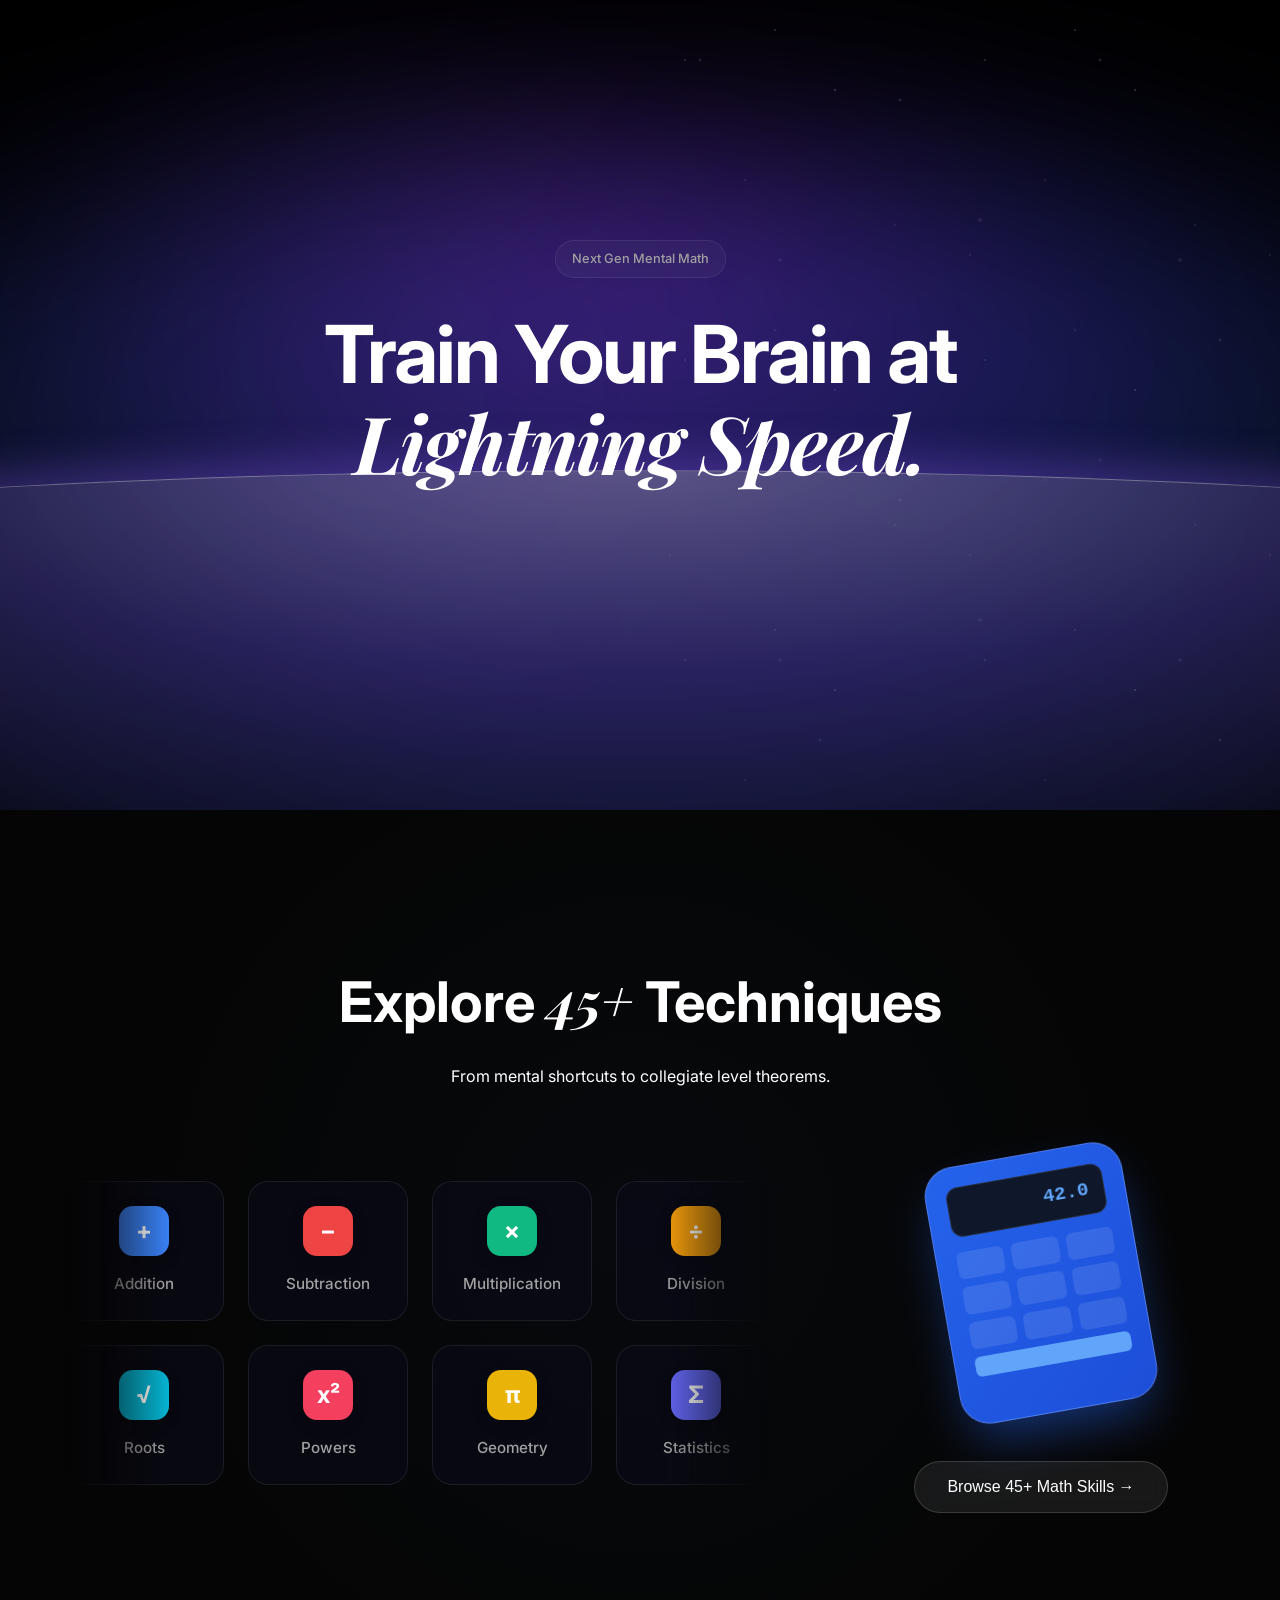
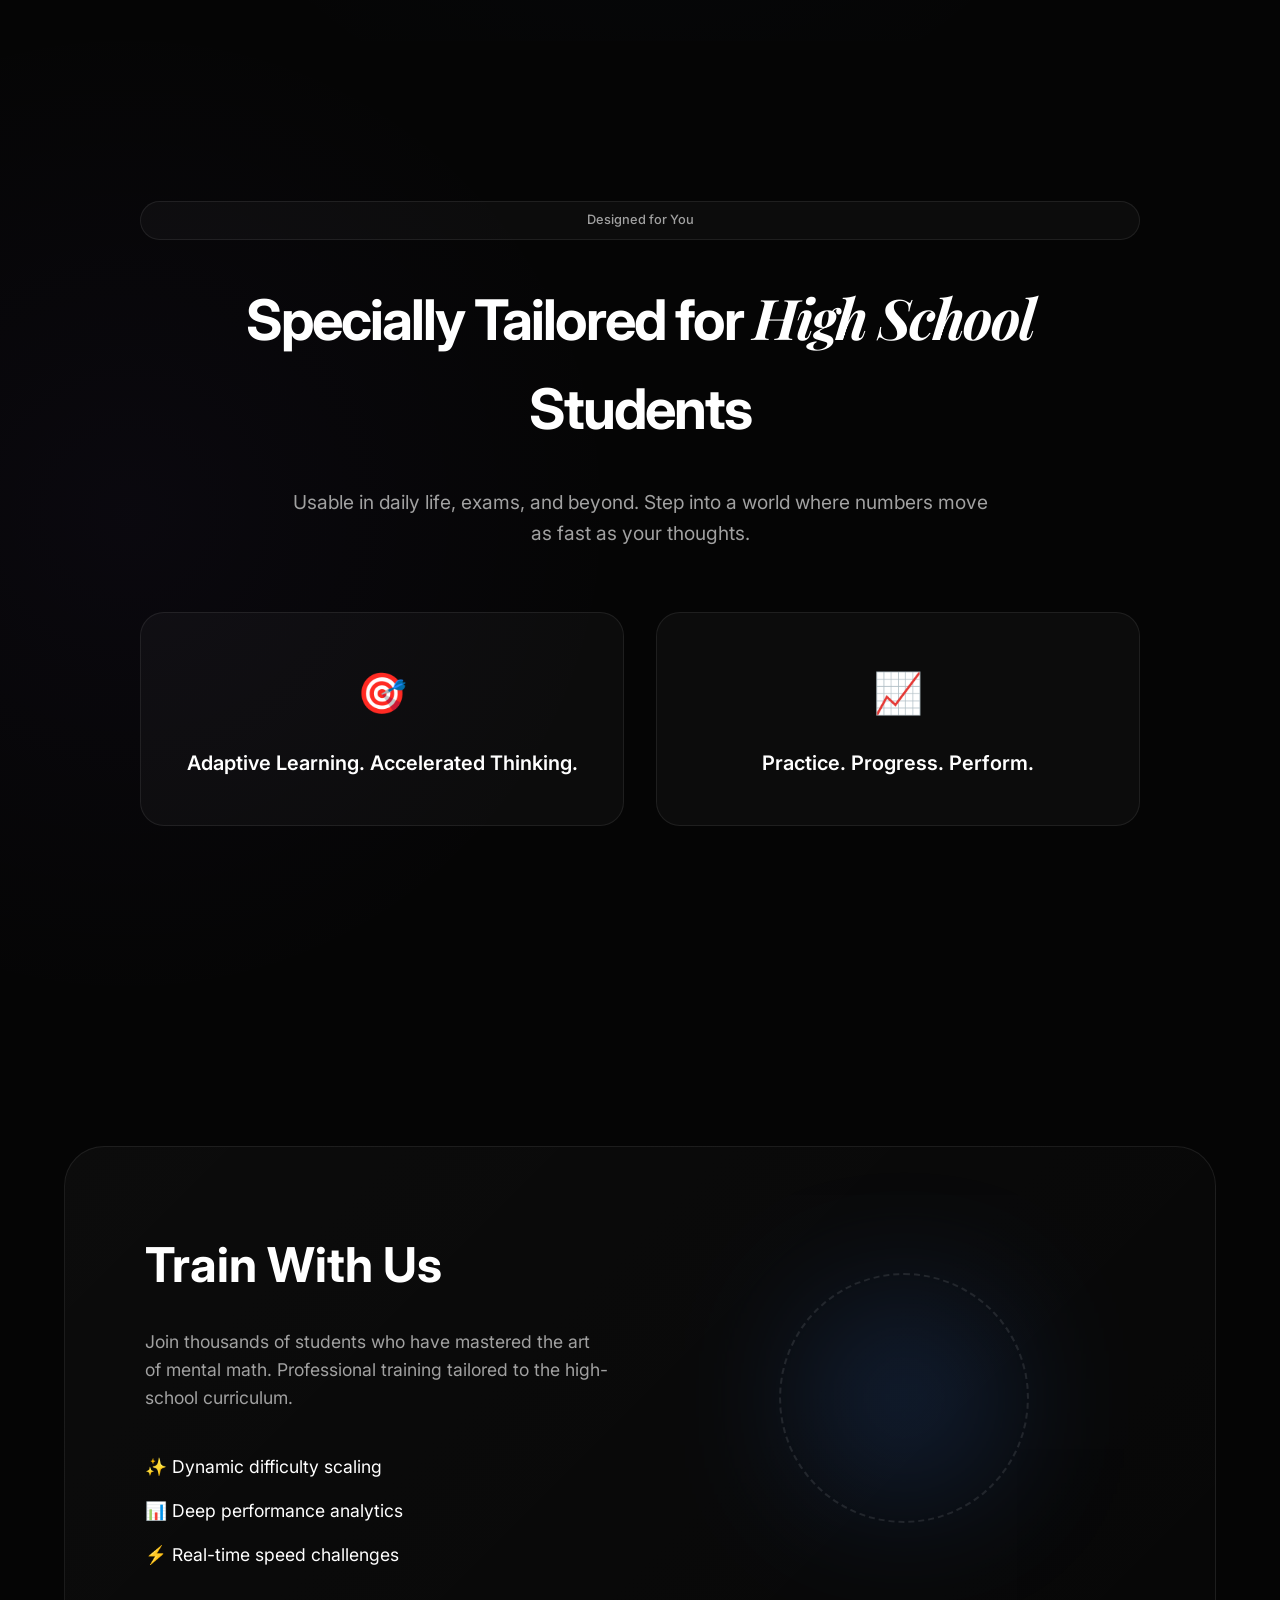
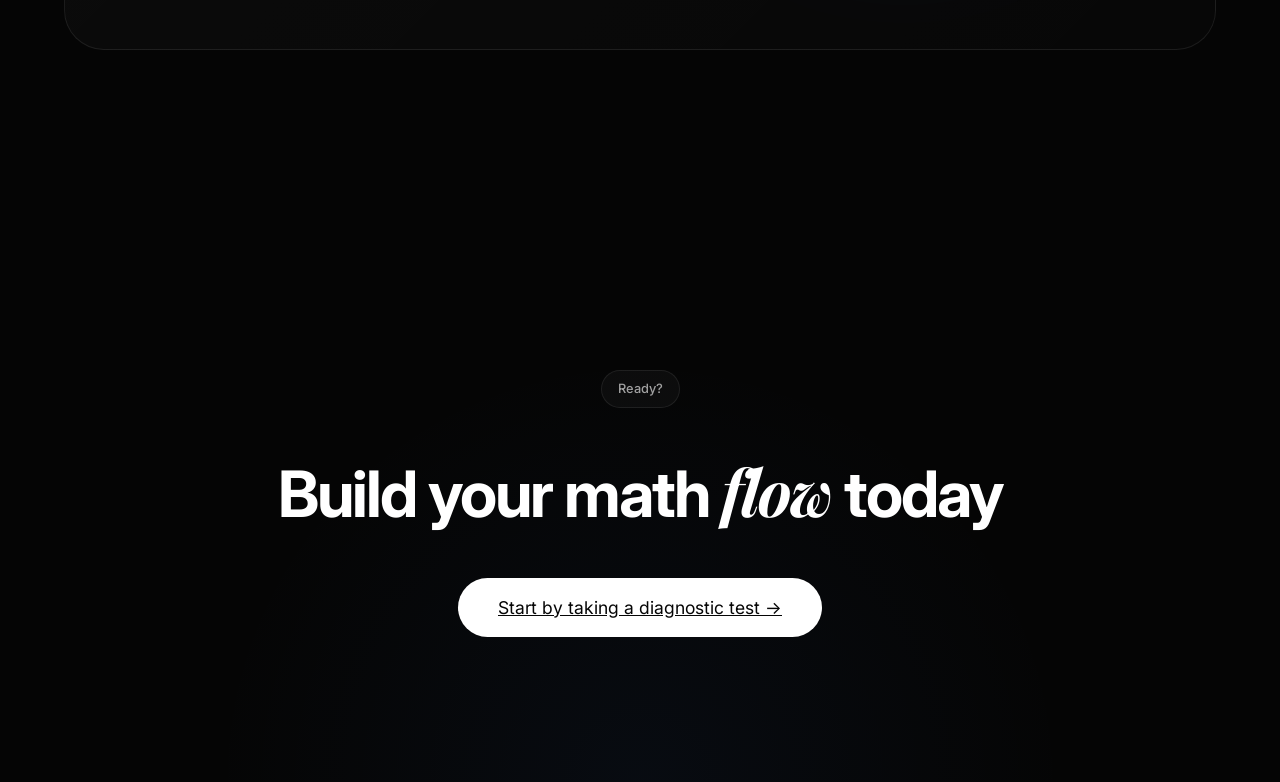
<file: index.html>
<!DOCTYPE html>
<html lang="en">

<head>
    <meta charset="UTF-8">
    <meta name="viewport" content="width=device-width, initial-scale=1.0">
    <title>QuickMaths | Master Mental Math</title>
    <meta name="description" content="A sleek, minimalist platform to master mental math with speed and precision.">
    <link rel="stylesheet" href="style.css">
    <link rel="preconnect" href="https://fonts.googleapis.com">
    <link rel="preconnect" href="https://fonts.gstatic.com" crossorigin>
    <link
        href="https://fonts.googleapis.com/css2?family=Inter:wght@300;400;500;600;700&family=Playfair+Display:ital,wght@0,700;1,700&display=swap"
        rel="stylesheet">
</head>

<body>


    <main>
        <section class="hero">
            <div class="background-effects">
                <video autoplay loop muted playsinline class="hero-video">
                    <source src="grok-video-6d5eb446-9eca-4240-8c06-73ac4b481b6d.mp4" type="video/mp4">
                </video>
                <div class="starfield"></div>
                <div class="nebula-1"></div>
                <div class="nebula-2"></div>
                <div class="galaxy-arc"></div>
                <div class="horizon-glow"></div>
            </div>
            <div class="badge">Next Gen Mental Math</div>
            <h1>Train Your Brain at<br><span class="italic-serif">Lightning Speed.</span></h1>
        </section>

        <section class="infinite-skills">
            <div class="skills-header">
                <h2>Explore <span class="italic-serif">45+</span> Techniques</h2>
                <p>From mental shortcuts to collegiate level theorems.</p>
            </div>

            <div class="skills-container">
                <div class="marquee-wrapper">
                    <div class="marquee">
                        <div class="marquee-row normal">
                            <div class="skill-app addition">
                                <div class="app-icon">+</div><span>Addition</span>
                            </div>
                            <div class="skill-app subtraction">
                                <div class="app-icon">−</div><span>Subtraction</span>
                            </div>
                            <div class="skill-app multiplication">
                                <div class="app-icon">×</div><span>Multiplication</span>
                            </div>
                            <div class="skill-app division">
                                <div class="app-icon">÷</div><span>Division</span>
                            </div>
                            <div class="skill-app percentage">
                                <div class="app-icon">%</div><span>Percentage</span>
                            </div>
                            <div class="skill-app fractions">
                                <div class="app-icon">½</div><span>Fractions</span>
                            </div>
                            <!-- duplicates -->
                            <div class="skill-app addition">
                                <div class="app-icon">+</div><span>Addition</span>
                            </div>
                            <div class="skill-app subtraction">
                                <div class="app-icon">−</div><span>Subtraction</span>
                            </div>
                            <div class="skill-app multiplication">
                                <div class="app-icon">×</div><span>Multiplication</span>
                            </div>
                        </div>
                        <div class="marquee-row reverse">
                            <div class="skill-app root">
                                <div class="app-icon">√</div><span>Roots</span>
                            </div>
                            <div class="skill-app power">
                                <div class="app-icon">x²</div><span>Powers</span>
                            </div>
                            <div class="skill-app pi">
                                <div class="app-icon">π</div><span>Geometry</span>
                            </div>
                            <div class="skill-app sigma">
                                <div class="app-icon">Σ</div><span>Statistics</span>
                            </div>
                            <!-- duplicates -->
                            <div class="skill-app root">
                                <div class="app-icon">√</div><span>Roots</span>
                            </div>
                            <div class="skill-app power">
                                <div class="app-icon">x²</div><span>Powers</span>
                            </div>
                        </div>
                    </div>
                </div>

                <div class="floating-mascot">
                    <div class="mascot-parallax-wrap">
                        <div class="mascot-inner calculator-blue">
                            <div class="calculator-body">
                                <div class="calc-screen">
                                    <div class="calc-text">42.0</div>
                                </div>
                                <div class="calc-buttons">
                                    <span></span><span></span><span></span>
                                    <span></span><span></span><span></span>
                                    <span></span><span></span><span></span>
                                    <span class="calc-accent"></span>
                                </div>
                            </div>
                        </div>
                    </div>
                    <button class="btn-browse">Browse 45+ Math Skills →</button>
                </div>
            </div>
        </section>

        <section class="tailored-section">
            <div class="container">
                <div class="badge">Designed for You</div>
                <h2>Specially Tailored for <span class="italic-serif">High School</span> Students</h2>
                <p class="subtitle">Usable in daily life, exams, and beyond. Step into a world where numbers move as
                    fast as your thoughts.</p>
                <div class="motto-grid">
                    <div class="motto-item">
                        <div class="motto-icon">🎯</div>
                        <h3>Adaptive Learning. Accelerated Thinking.</h3>
                    </div>
                    <div class="motto-item">
                        <div class="motto-icon">📈</div>
                        <h3>Practice. Progress. Perform.</h3>
                    </div>
                </div>
            </div>
        </section>

        <section class="train-section">
            <div class="container">
                <div class="train-box">
                    <div class="train-content">
                        <h2>Train With Us</h2>
                        <p>Join thousands of students who have mastered the art of mental math. Professional training
                            tailored to the high-school curriculum.</p>
                        <ul class="train-list">
                            <li>✨ Dynamic difficulty scaling</li>
                            <li>📊 Deep performance analytics</li>
                            <li>⚡ Real-time speed challenges</li>
                        </ul>
                    </div>
                    <div class="train-visual">
                        <div class="visual-circle"></div>
                        <div class="visual-glow"></div>
                    </div>
                </div>
            </div>
        </section>

        <section class="cta-section">
            <div class="badge">Ready?</div>
            <h2>Build your math <span class="italic-serif">flow</span> today</h2>
            <div class="cta-container">
                <a href="diagnostic.html" class="btn-primary large">Start by taking a diagnostic test →</a>
            </div>
        </section>
    </main>


    <script src="data.js"></script>
    <script src="script.js"></script>
    <script>
        // If user has already done diagnostics, show dashboard link instead
        const _u = QM.getUser();
        if (_u && _u.diagnosticScore !== null) {
            const ctaBtn = document.querySelector('.cta-container a');
            if (ctaBtn) {
                ctaBtn.textContent = 'Continue Learning →';
                ctaBtn.href = 'dashboard.html';
            }
        }
    </script>
</body>

</html>
</file>
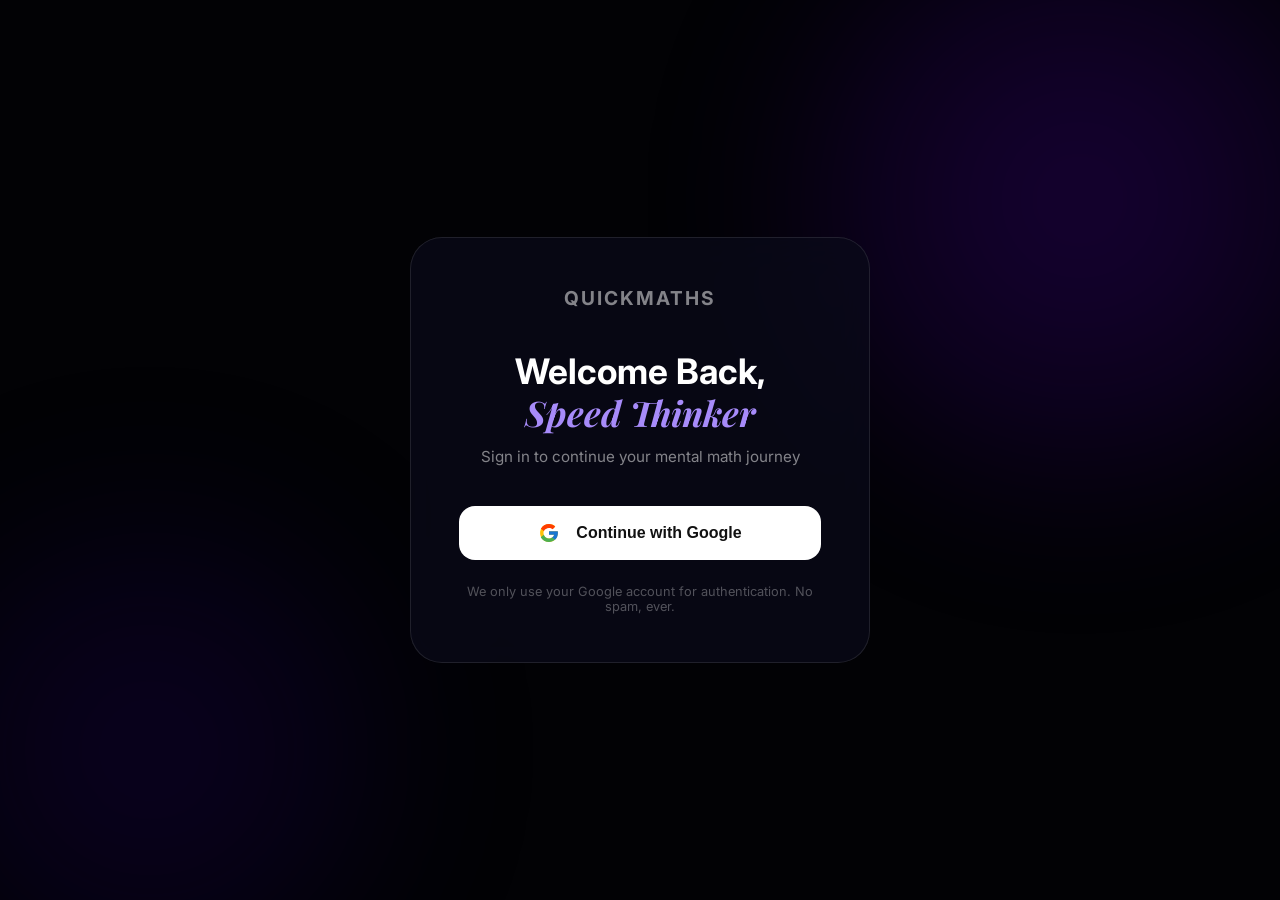
<file: auth.html>
<!DOCTYPE html>
<html lang="en">

<head>
    <meta charset="UTF-8">
    <meta name="viewport" content="width=device-width,initial-scale=1.0">
    <title>Sign In | QuickMaths</title>
    <link rel="preconnect" href="https://fonts.googleapis.com">
    <link
        href="https://fonts.googleapis.com/css2?family=Inter:wght@300;400;500;600;700&family=Playfair+Display:ital,wght@0,700;1,700&display=swap"
        rel="stylesheet">
    <style>
        * {
            margin: 0;
            padding: 0;
            box-sizing: border-box
        }

        body {
            min-height: 100vh;
            background: #020205;
            color: #fff;
            font-family: 'Inter', sans-serif;
            display: flex;
            align-items: center;
            justify-content: center;
            overflow: hidden
        }

        .bg {
            position: fixed;
            inset: 0;
            z-index: 0
        }

        .nebula {
            position: absolute;
            border-radius: 50%;
            filter: blur(80px);
            opacity: .4
        }

        .n1 {
            width: 600px;
            height: 600px;
            background: radial-gradient(circle, #3b0086, transparent);
            top: -100px;
            right: -100px;
            animation: drift1 8s ease-in-out infinite alternate
        }

        .n2 {
            width: 500px;
            height: 500px;
            background: radial-gradient(circle, #1a0055, transparent);
            bottom: -100px;
            left: -100px;
            animation: drift2 10s ease-in-out infinite alternate
        }

        @keyframes drift1 {
            to {
                transform: translate(-40px, 30px)
            }
        }

        @keyframes drift2 {
            to {
                transform: translate(40px, -30px)
            }
        }

        .stars {
            position: absolute;
            inset: 0
        }

        .auth-card {
            position: relative;
            z-index: 10;
            background: rgba(10, 10, 26, .7);
            backdrop-filter: blur(24px);
            border: 1px solid rgba(255, 255, 255, .1);
            border-radius: 32px;
            padding: 3rem;
            width: 100%;
            max-width: 460px;
            text-align: center;
            animation: fadeUp .8s ease
        }

        @keyframes fadeUp {
            from {
                opacity: 0;
                transform: translateY(30px)
            }

            to {
                opacity: 1;
                transform: translateY(0)
            }
        }

        .logo {
            font-size: 1.2rem;
            font-weight: 700;
            letter-spacing: 2px;
            text-transform: uppercase;
            color: rgba(255, 255, 255, .5);
            margin-bottom: 2.5rem
        }

        h1 {
            font-size: 2.2rem;
            font-weight: 700;
            line-height: 1.2;
            margin-bottom: .75rem
        }

        .sub {
            color: rgba(255, 255, 255, .5);
            font-size: .95rem;
            margin-bottom: 2.5rem
        }

        .google-btn {
            display: flex;
            align-items: center;
            justify-content: center;
            gap: 1rem;
            width: 100%;
            padding: 1rem 1.5rem;
            background: white;
            color: #111;
            border: none;
            border-radius: 16px;
            font-size: 1rem;
            font-weight: 600;
            cursor: pointer;
            transition: all .3s;
            margin-bottom: 1.5rem
        }

        .google-btn:hover {
            transform: translateY(-3px);
            box-shadow: 0 20px 40px rgba(0, 0, 0, .4)
        }

        .google-btn svg {
            width: 22px;
            height: 22px
        }

        .divider {
            color: rgba(255, 255, 255, .25);
            font-size: .85rem;
            margin: .5rem 0 1.5rem
        }

        /* Username step */
        .step {
            display: none
        }

        .step.active {
            display: block
        }

        .input-group {
            text-align: left;
            margin-bottom: 1.25rem
        }

        .input-group label {
            display: block;
            font-size: .85rem;
            color: rgba(255, 255, 255, .6);
            margin-bottom: .5rem;
            letter-spacing: .5px
        }

        .input-group input {
            width: 100%;
            padding: .9rem 1.2rem;
            background: rgba(255, 255, 255, .05);
            border: 1px solid rgba(255, 255, 255, .1);
            border-radius: 14px;
            color: #fff;
            font-size: 1rem;
            outline: none;
            transition: border-color .3s
        }

        .input-group input:focus {
            border-color: #7c3aed
        }

        .btn-primary {
            width: 100%;
            padding: 1rem;
            background: linear-gradient(135deg, #7c3aed, #3b82f6);
            border: none;
            border-radius: 14px;
            color: #fff;
            font-size: 1rem;
            font-weight: 700;
            cursor: pointer;
            transition: all .3s;
            letter-spacing: .5px
        }

        .btn-primary:hover {
            transform: translateY(-2px);
            box-shadow: 0 15px 30px rgba(124, 58, 237, .35)
        }

        .note {
            font-size: .8rem;
            color: rgba(255, 255, 255, .3);
            margin-top: 1.5rem
        }

        .avatar-grid {
            display: grid;
            grid-template-columns: repeat(5, 1fr);
            gap: .75rem;
            margin-bottom: 1.5rem
        }

        .avatar {
            font-size: 1.8rem;
            width: 56px;
            height: 56px;
            border-radius: 14px;
            background: rgba(255, 255, 255, .05);
            border: 2px solid rgba(255, 255, 255, .08);
            cursor: pointer;
            display: flex;
            align-items: center;
            justify-content: center;
            transition: all .25s
        }

        .avatar:hover,
        .avatar.selected {
            border-color: #7c3aed;
            background: rgba(124, 58, 237, .15);
            transform: scale(1.1)
        }
    </style>
</head>

<body>
    <div class="bg">
        <div class="nebula n1"></div>
        <div class="nebula n2"></div>
    </div>

    <div class="auth-card">
        <div class="logo">QuickMaths</div>

        <!-- Step 1: Sign In -->
        <div class="step active" id="step-signin">
            <h1>Welcome Back,<br><span
                    style="font-family:'Playfair Display',serif;font-style:italic;color:#a78bfa">Speed Thinker</span>
            </h1>
            <p class="sub">Sign in to continue your mental math journey</p>
            <button class="google-btn" id="google-signin-btn">
                <svg viewBox="0 0 48 48">
                    <path fill="#FFC107"
                        d="M43.6 20H24v8h11.3C33.8 33.6 29.3 36 24 36c-6.6 0-12-5.4-12-12s5.4-12 12-12c3.1 0 5.8 1.1 7.9 3l5.7-5.7C34.1 6.5 29.3 4.5 24 4.5 13.2 4.5 4.5 13.2 4.5 24S13.2 43.5 24 43.5 43.5 34.8 43.5 24c0-1.3-.1-2.7-.3-4z" />
                    <path fill="#FF3D00"
                        d="M6.3 14.7l6.6 4.8C14.5 16 19 13 24 13c3.1 0 5.8 1.1 7.9 3l5.7-5.7C34.1 6.5 29.3 4.5 24 4.5c-7.7 0-14.3 4.4-17.7 10.2z" />
                    <path fill="#4CAF50"
                        d="M24 43.5c5.2 0 9.9-1.9 13.5-5.1l-6.2-5.2C29.4 35 26.8 36 24 36c-5.3 0-9.8-3.4-11.4-8.1l-6.6 5.1C9.6 39.1 16.4 43.5 24 43.5z" />
                    <path fill="#1976D2"
                        d="M43.6 20H24v8h11.3c-.8 2.3-2.3 4.3-4.3 5.6l6.2 5.2C41 35.6 43.5 30.3 43.5 24c0-1.3-.1-2.7-.3-4z" />
                </svg>
                Continue with Google
            </button>
            <p class="note">We only use your Google account for authentication. No spam, ever.</p>
        </div>

        <!-- Step 2: Create Username -->
        <div class="step" id="step-username">
            <h1 style="font-size:1.8rem;margin-bottom:.5rem">Create your<br><span
                    style="font-family:'Playfair Display',serif;font-style:italic;color:#a78bfa">identity</span></h1>
            <p class="sub">Pick a username to personalize your experience</p>
            <div class="avatar-grid" id="avatar-grid">
                🦁🐯🦊🐺🦅🦋🌊⚡🔥💫🌈🚀✨🎯🏆
                <script>document.write('')</script>
            </div>
            <div class="input-group">
                <label>USERNAME</label>
                <input type="text" id="username-input" placeholder="e.g. SpeedThinker99" maxlength="20">
            </div>
            <button class="btn-primary" id="create-account-btn">Let's Go →</button>
            <p class="note">You can always change this later in your settings.</p>
        </div>
    </div>

    <script src="data.js"></script>
    <script>
        // Render avatars
        const emojis = ['🦁', '🐯', '🦊', '🐺', '🦅', '🦋', '🌊', '⚡', '🔥', '💫'];
        const grid = document.getElementById('avatar-grid');
        grid.innerHTML = '';
        let selectedAvatar = emojis[0];
        emojis.forEach(e => {
            const d = document.createElement('div');
            d.className = 'avatar' + (e === selectedAvatar ? ' selected' : '');
            d.textContent = e;
            d.onclick = () => { document.querySelectorAll('.avatar').forEach(a => a.classList.remove('selected')); d.classList.add('selected'); selectedAvatar = e; };
            grid.appendChild(d);
        });

        // Check if already logged in
        const user = QM.getUser();
        if (user && user.username) { window.location.href = 'index.html'; }

        document.getElementById('google-signin-btn').onclick = () => {
            // Simulate Google sign-in (no backend)
            const email = 'student@gmail.com';
            sessionStorage.setItem('qm_pending_email', email);
            document.getElementById('step-signin').classList.remove('active');
            document.getElementById('step-username').classList.add('active');
        };

        document.getElementById('create-account-btn').onclick = () => {
            const username = document.getElementById('username-input').value.trim();
            if (!username || username.length < 2) {
                document.getElementById('username-input').style.borderColor = '#ef4444';
                return;
            }
            const email = sessionStorage.getItem('qm_pending_email') || 'student@gmail.com';
            QM.initUser(selectedAvatar + ' ' + username, email, 'beginner');
            window.location.href = 'index.html';
        };
    </script>
</body>

</html>
</file>
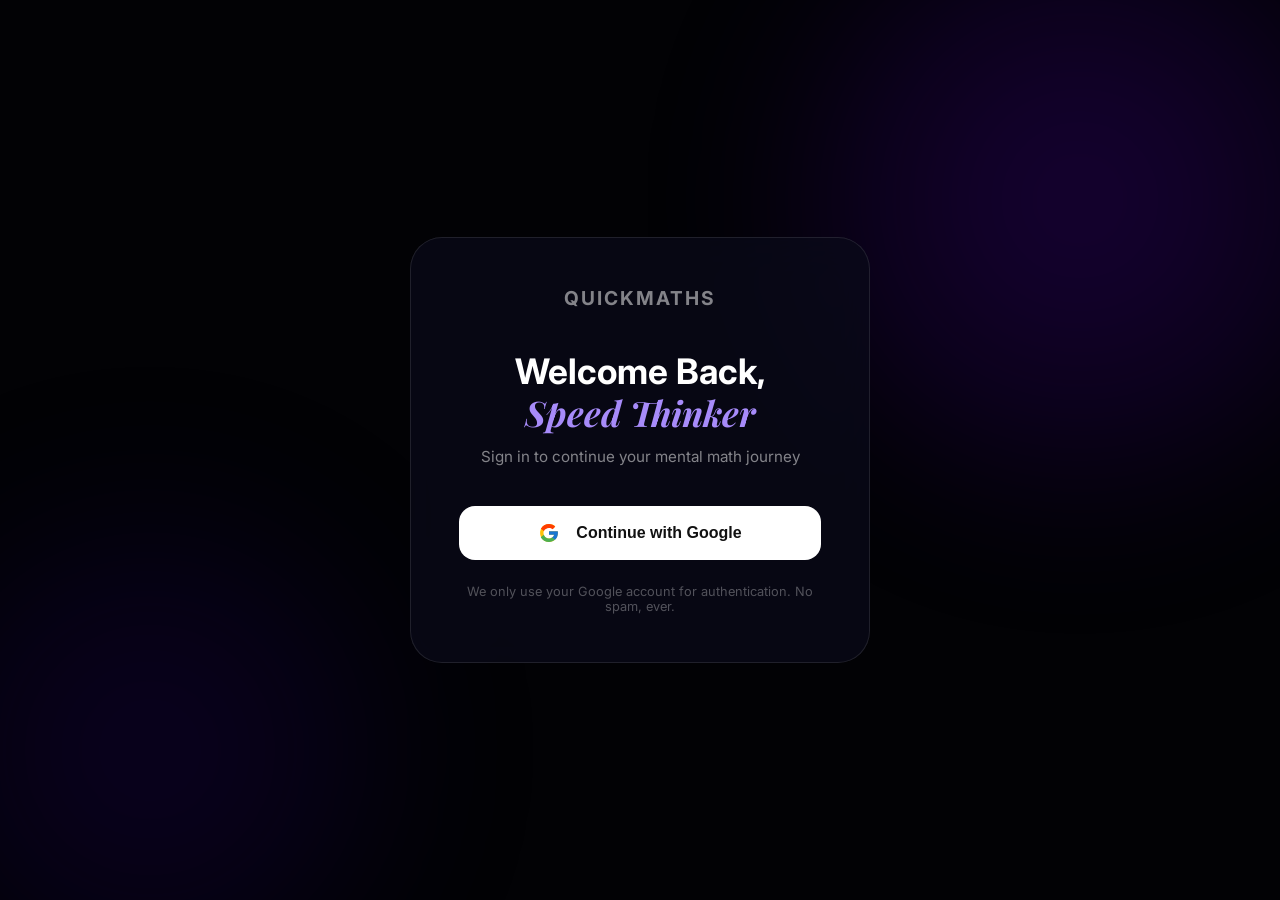
<file: dashboard.html>
<!DOCTYPE html>
<html lang="en">

<head>
    <meta charset="UTF-8">
    <meta name="viewport" content="width=device-width,initial-scale=1.0">
    <title>Dashboard | QuickMaths</title>
    <link rel="preconnect" href="https://fonts.googleapis.com">
    <link
        href="https://fonts.googleapis.com/css2?family=Inter:wght@300;400;500;600;700&family=Playfair+Display:ital,wght@0,700;1,700&display=swap"
        rel="stylesheet">
    <style>
        :root {
            --sidebar: 260px;
            --accent: #7c3aed;
            --accent2: #3b82f6;
            --bg: #020205;
            --card: rgba(255, 255, 255, .04);
            --border: rgba(255, 255, 255, .08);
            --text2: rgba(255, 255, 255, .5)
        }

        * {
            margin: 0;
            padding: 0;
            box-sizing: border-box
        }

        body {
            background: var(--bg);
            color: #fff;
            font-family: 'Inter', sans-serif;
            height: 100vh;
            display: flex;
            overflow: hidden
        }

        /* BG */
        .bg {
            position: fixed;
            inset: 0;
            z-index: 0;
            pointer-events: none
        }

        .nebula {
            position: absolute;
            border-radius: 50%;
            filter: blur(100px);
            opacity: .25
        }

        .n1 {
            width: 700px;
            height: 700px;
            background: radial-gradient(circle, #3b0086, transparent);
            top: -200px;
            right: -100px
        }

        .n2 {
            width: 500px;
            height: 500px;
            background: radial-gradient(circle, #063b6e, transparent);
            bottom: -100px;
            left: -50px
        }

        /* Sidebar */
        aside {
            width: var(--sidebar);
            flex-shrink: 0;
            background: rgba(10, 10, 26, .6);
            backdrop-filter: blur(24px);
            border-right: 1px solid var(--border);
            display: flex;
            flex-direction: column;
            padding: 1.75rem 1.25rem;
            z-index: 10;
            height: 100vh;
            position: relative
        }

        .logo {
            font-size: 1.3rem;
            font-weight: 800;
            letter-spacing: -1px;
            padding-left: .75rem;
            margin-bottom: 2.5rem;
            color: #fff
        }

        .logo span {
            color: var(--accent)
        }

        nav {
            display: flex;
            flex-direction: column;
            gap: .35rem;
            flex: 1
        }

        .nav-link {
            display: flex;
            align-items: center;
            gap: .9rem;
            padding: .85rem 1rem;
            border-radius: 14px;
            color: var(--text2);
            text-decoration: none;
            font-weight: 500;
            font-size: .95rem;
            transition: all .25s;
            cursor: pointer;
            border: none;
            background: none;
            width: 100%;
            text-align: left
        }

        .nav-link .icon {
            font-size: 1.2rem;
            opacity: .9;
            width: 24px;
            text-align: center
        }

        .nav-link:hover {
            color: #fff;
            background: rgba(255, 255, 255, .05)
        }

        .nav-link.active {
            color: #fff;
            background: linear-gradient(135deg, rgba(124, 58, 237, .2), rgba(59, 130, 246, .1));
            border: 1px solid rgba(124, 58, 237, .25)
        }

        .nav-bottom {
            margin-top: auto;
            display: flex;
            flex-direction: column;
            gap: .35rem
        }

        /* Top bar */
        header {
            height: 70px;
            display: flex;
            align-items: center;
            justify-content: space-between;
            padding: 0 2rem;
            border-bottom: 1px solid var(--border);
            flex-shrink: 0;
            background: rgba(2, 2, 5, .4);
            backdrop-filter: blur(10px)
        }

        .hdr-title {
            font-size: 1.1rem;
            font-weight: 600;
            color: rgba(255, 255, 255, .8)
        }

        .hdr-stats {
            display: flex;
            align-items: center;
            gap: 1.25rem
        }

        .stat-pill {
            display: flex;
            align-items: center;
            gap: .5rem;
            background: rgba(255, 255, 255, .05);
            border: 1px solid var(--border);
            border-radius: 100px;
            padding: .4rem 1rem;
            font-size: .875rem;
            font-weight: 600
        }

        .stat-pill .ico {
            font-size: 1rem
        }

        .avatar-circle {
            width: 38px;
            height: 38px;
            border-radius: 12px;
            background: linear-gradient(135deg, var(--accent), var(--accent2));
            display: flex;
            align-items: center;
            justify-content: center;
            font-size: .85rem;
            font-weight: 700;
            border: 1px solid rgba(255, 255, 255, .15)
        }

        /* Main */
        .main-wrap {
            flex: 1;
            display: flex;
            flex-direction: column;
            z-index: 5;
            overflow: hidden;
            position: relative
        }

        .content {
            flex: 1;
            overflow-y: auto;
            padding: 2.5rem
        }

        /* Pages */
        .page {
            display: none;
            animation: fadeUp .4s ease
        }

        .page.active {
            display: block
        }

        @keyframes fadeUp {
            from {
                opacity: 0;
                transform: translateY(12px)
            }

            to {
                opacity: 1;
                transform: translateY(0)
            }
        }

        /* Cards grid */
        .section-title {
            font-size: 1.5rem;
            font-weight: 700;
            margin-bottom: .35rem
        }

        .section-sub {
            color: var(--text2);
            font-size: .9rem;
            margin-bottom: 2rem
        }

        .cards-grid {
            display: grid;
            grid-template-columns: repeat(auto-fill, minmax(220px, 1fr));
            gap: 1.25rem
        }

        .card {
            background: var(--card);
            border: 1px solid var(--border);
            border-radius: 22px;
            padding: 1.75rem;
            transition: all .3s;
            cursor: pointer;
            position: relative;
            overflow: hidden
        }

        .card:hover {
            transform: translateY(-6px);
            border-color: rgba(255, 255, 255, .18);
            box-shadow: 0 20px 50px rgba(0, 0, 0, .5)
        }

        .card-icon {
            font-size: 2rem;
            margin-bottom: 1rem
        }

        .card h3 {
            font-size: 1rem;
            font-weight: 700;
            margin-bottom: .4rem
        }

        .card p {
            font-size: .82rem;
            color: var(--text2);
            line-height: 1.5
        }

        .badge-new {
            position: absolute;
            top: 1rem;
            right: 1rem;
            background: var(--accent);
            color: #fff;
            font-size: .65rem;
            font-weight: 700;
            padding: .2rem .6rem;
            border-radius: 100px;
            letter-spacing: .5px
        }

        /* Learn path — Duolingo zigzag */
        .learn-path {
            max-width: 600px;
            margin: 0 auto;
        }

        .section-block {
            margin-bottom: 1rem;
        }

        /* Section banner — Duolingo style */
        .section-banner {
            background: linear-gradient(135deg, rgba(124, 58, 237, .25), rgba(59, 130, 246, .15));
            border: 1px solid rgba(124, 58, 237, .3);
            border-radius: 20px;
            padding: 1.1rem 1.75rem;
            display: flex;
            align-items: center;
            gap: 1rem;
            margin-bottom: .5rem;
            position: relative;
            overflow: hidden;
        }

        .section-banner::before {
            content: '';
            position: absolute;
            inset: 0;
            background: linear-gradient(135deg, rgba(124, 58, 237, .06), transparent);
            pointer-events: none;
        }

        .section-banner .sb-icon {
            font-size: 1.5rem;
            z-index: 1;
        }

        .section-banner .sb-text {
            flex: 1;
            z-index: 1;
        }

        .section-banner .sb-text h3 {
            font-size: .95rem;
            font-weight: 700;
        }

        .section-banner .sb-text .sb-sub {
            font-size: .78rem;
            color: var(--text2);
            margin-top: .15rem;
        }

        .mastery-btn {
            z-index: 1;
            padding: .45rem 1rem;
            background: rgba(255, 255, 255, .06);
            border: 1px solid rgba(255, 255, 255, .15);
            border-radius: 100px;
            color: #c4b5fd;
            font-size: .75rem;
            font-weight: 700;
            cursor: pointer;
            transition: all .25s;
            white-space: nowrap;
            text-transform: uppercase;
            letter-spacing: .8px;
        }

        .mastery-btn:hover {
            background: rgba(124, 58, 237, .2);
            border-color: rgba(124, 58, 237, .4);
        }

        .mastery-btn.passed {
            color: #34d399;
            border-color: rgba(52, 211, 153, .3);
            background: rgba(52, 211, 153, .08);
        }

        .skip-banner {
            background: rgba(255, 255, 255, .03);
            border: 1px solid var(--border);
            border-radius: 16px;
            padding: .85rem 1.5rem;
            display: flex;
            align-items: center;
            gap: .85rem;
            margin-bottom: 1rem;
            opacity: .45;
        }

        .skip-banner .sb-icon {
            font-size: 1.2rem;
        }

        .skip-banner h3 {
            font-size: .88rem;
            font-weight: 600;
        }

        .skip-badge {
            margin-left: auto;
            font-size: .7rem;
            color: #6b7280;
            background: rgba(107, 114, 128, .08);
            border-radius: 6px;
            padding: .2rem .6rem;
            font-weight: 600;
        }

        /* Zigzag path container */
        .zig-path {
            display: flex;
            flex-direction: column;
            align-items: center;
            padding: 1.5rem 0 2rem;
            position: relative;
        }

        /* Dotted connector line between circles */
        .zig-connector {
            width: 3px;
            height: 32px;
            background: repeating-linear-gradient(to bottom, rgba(255, 255, 255, .12) 0px, rgba(255, 255, 255, .12) 5px, transparent 5px, transparent 10px);
            flex-shrink: 0;
        }

        .zig-connector.done-line {
            background: repeating-linear-gradient(to bottom, rgba(124, 58, 237, .45) 0px, rgba(124, 58, 237, .45) 5px, transparent 5px, transparent 10px);
        }

        /* Each lesson node */
        .zig-node {
            display: flex;
            flex-direction: column;
            align-items: center;
            position: relative;
            cursor: pointer;
            transition: transform .2s;
        }

        .zig-node:hover:not(.locked) {
            transform: scale(1.08);
        }

        .zig-node.locked {
            cursor: not-allowed;
            opacity: .35;
        }

        /* The big circle */
        .zig-circle {
            width: 80px;
            height: 80px;
            border-radius: 50%;
            display: flex;
            align-items: center;
            justify-content: center;
            font-size: 1.8rem;
            transition: all .3s;
            position: relative;
            border: 4px solid;
        }

        /* States */
        .zig-circle.locked {
            background: rgba(255, 255, 255, .04);
            border-color: rgba(255, 255, 255, .1);
            color: rgba(255, 255, 255, .2);
        }

        .zig-circle.done {
            background: linear-gradient(145deg, #7c3aed, #6d28d9);
            border-color: #a78bfa;
            color: #fff;
            box-shadow: 0 6px 30px rgba(124, 58, 237, .35), inset 0 -3px 0 rgba(0, 0, 0, .15);
        }

        .zig-circle.current {
            background: linear-gradient(145deg, #7c3aed, #6d28d9);
            border-color: #c4b5fd;
            color: #fff;
            box-shadow: 0 6px 30px rgba(124, 58, 237, .5), inset 0 -3px 0 rgba(0, 0, 0, .15);
            animation: pulse-glow 2s ease-in-out infinite;
        }

        /* Outer ring glow on current */
        .zig-circle.current::after {
            content: '';
            position: absolute;
            inset: -8px;
            border-radius: 50%;
            border: 3px solid rgba(124, 58, 237, .3);
            animation: ring-pulse 2s ease-in-out infinite;
        }

        @keyframes pulse-glow {

            0%,
            100% {
                box-shadow: 0 6px 30px rgba(124, 58, 237, .4), inset 0 -3px 0 rgba(0, 0, 0, .15);
            }

            50% {
                box-shadow: 0 6px 40px rgba(124, 58, 237, .65), inset 0 -3px 0 rgba(0, 0, 0, .15);
            }
        }

        @keyframes ring-pulse {

            0%,
            100% {
                opacity: .5;
                transform: scale(1);
            }

            50% {
                opacity: 1;
                transform: scale(1.06);
            }
        }

        /* Crown / check icon inside done circle */
        .zig-check {
            font-size: 1.6rem;
        }

        /* START label above current */
        .start-pill {
            position: absolute;
            top: -36px;
            background: #7c3aed;
            color: #fff;
            font-size: .72rem;
            font-weight: 800;
            letter-spacing: 1.5px;
            text-transform: uppercase;
            padding: .3rem 1rem;
            border-radius: 100px;
            white-space: nowrap;
            box-shadow: 0 4px 12px rgba(124, 58, 237, .4);
            animation: bounce-pill 2s ease-in-out infinite;
        }

        .start-pill::after {
            content: '';
            position: absolute;
            bottom: -5px;
            left: 50%;
            transform: translateX(-50%);
            width: 0;
            height: 0;
            border-left: 6px solid transparent;
            border-right: 6px solid transparent;
            border-top: 6px solid #7c3aed;
        }

        @keyframes bounce-pill {

            0%,
            100% {
                transform: translateY(0);
            }

            50% {
                transform: translateY(-6px);
            }
        }

        /* Lesson title under circle */
        .zig-label {
            margin-top: .5rem;
            font-size: .72rem;
            font-weight: 600;
            color: var(--text2);
            text-align: center;
            max-width: 100px;
            line-height: 1.3;
        }

        .zig-node:not(.locked) .zig-label {
            color: rgba(255, 255, 255, .6);
        }

        .zig-node.done-node .zig-label {
            color: #a78bfa;
        }

        /* Zigzag offset pattern */
        .zig-node:nth-child(4n+1) {
            align-self: center;
        }

        .zig-node:nth-child(4n+2) {
            align-self: flex-end;
            margin-right: 15%;
        }

        .zig-node:nth-child(4n+3) {
            align-self: center;
        }

        .zig-node:nth-child(4n+4) {
            align-self: flex-start;
            margin-left: 15%;
        }

        .zig-connector:nth-child(4n+2) {
            align-self: center;
        }

        .zig-connector:nth-child(4n+4) {
            align-self: center;
        }

        /* Train modes */
        .mode-cards {
            display: grid;
            grid-template-columns: repeat(auto-fill, minmax(260px, 1fr));
            gap: 1.5rem;
            margin-bottom: 2rem
        }

        .mode-card {
            background: var(--card);
            border: 1px solid var(--border);
            border-radius: 24px;
            padding: 2rem;
            cursor: pointer;
            transition: all .35s;
            text-align: center
        }

        .mode-card:hover {
            transform: translateY(-5px);
            border-color: rgba(255, 255, 255, .15);
            box-shadow: 0 25px 60px rgba(0, 0, 0, .4)
        }

        .mode-card .m-icon {
            font-size: 3rem;
            margin-bottom: 1rem;
            display: block
        }

        .mode-card h3 {
            font-size: 1.1rem;
            font-weight: 700;
            margin-bottom: .5rem
        }

        .mode-card p {
            font-size: .85rem;
            color: var(--text2);
            line-height: 1.5;
            margin-bottom: 1.5rem
        }

        .mode-card .m-btn {
            display: inline-block;
            padding: .6rem 1.5rem;
            background: rgba(255, 255, 255, .06);
            border: 1px solid var(--border);
            border-radius: 100px;
            font-size: .85rem;
            font-weight: 600;
            color: #fff;
            transition: all .25s
        }

        .mode-card:hover .m-btn {
            background: var(--accent);
            border-color: var(--accent)
        }

        /* Shop */
        .shop-grid {
            display: grid;
            grid-template-columns: repeat(auto-fill, minmax(240px, 1fr));
            gap: 1.5rem
        }

        .shop-card {
            background: var(--card);
            border: 1px solid var(--border);
            border-radius: 24px;
            padding: 2rem;
            text-align: center;
            transition: all .3s
        }

        .shop-card:hover {
            transform: translateY(-4px);
            border-color: rgba(255, 255, 255, .15)
        }

        .shop-card .s-price {
            font-size: 1.1rem;
            font-weight: 700;
            color: #f59e0b;
            margin: 1rem 0
        }

        .buy-btn {
            padding: .7rem 2rem;
            background: linear-gradient(135deg, #f59e0b, #f97316);
            border: none;
            border-radius: 100px;
            color: #111;
            font-weight: 700;
            font-size: .9rem;
            cursor: pointer;
            transition: all .25s
        }

        .buy-btn:hover {
            transform: scale(1.05)
        }

        .buy-btn:disabled {
            opacity: .4;
            cursor: not-allowed;
            transform: none
        }

        .xp-display {
            text-align: center;
            padding: 1.5rem;
            background: linear-gradient(135deg, rgba(245, 158, 11, .1), rgba(249, 115, 22, .05));
            border: 1px solid rgba(245, 158, 11, .2);
            border-radius: 20px;
            margin-bottom: 2rem
        }

        .xp-display .big-xp {
            font-size: 3rem;
            font-weight: 800;
            color: #f59e0b
        }

        .xp-display p {
            color: var(--text2);
            font-size: .9rem
        }

        /* Toast */
        .toast {
            position: fixed;
            bottom: 2rem;
            right: 2rem;
            background: var(--accent);
            color: #fff;
            padding: .9rem 1.5rem;
            border-radius: 14px;
            font-weight: 600;
            font-size: .9rem;
            z-index: 999;
            opacity: 0;
            transform: translateY(20px);
            transition: all .4s;
            pointer-events: none
        }

        .toast.show {
            opacity: 1;
            transform: translateY(0)
        }

        /* XP animation */
        .xp-pop {
            position: fixed;
            font-size: 1.4rem;
            font-weight: 800;
            color: #f59e0b;
            pointer-events: none;
            z-index: 1000;
            animation: xpFly 1.2s ease forwards
        }

        @keyframes xpFly {
            0% {
                opacity: 1;
                transform: translateY(0)
            }

            100% {
                opacity: 0;
                transform: translateY(-80px)
            }
        }
    </style>
</head>

<body>
    <div class="bg">
        <div class="nebula n1"></div>
        <div class="nebula n2"></div>
    </div>

    <!-- SIDEBAR -->
    <aside>
        <div class="logo">Quick<span>Maths</span></div>
        <nav>
            <button class="nav-link active" data-page="learn" onclick="showPage('learn',this)">
                <span class="icon">📚</span> Learn
            </button>
            <button class="nav-link" data-page="train" onclick="showPage('train',this)">
                <span class="icon">⚡</span> Train
            </button>
            <button class="nav-link" data-page="shop" onclick="showPage('shop',this)">
                <span class="icon">🛒</span> Shop
            </button>
        </nav>
        <div class="nav-bottom">
            <button class="nav-link" onclick="signOut()">
                <span class="icon">🚪</span> Sign Out
            </button>
        </div>
    </aside>

    <!-- MAIN -->
    <div class="main-wrap">
        <header>
            <div class="hdr-title" id="page-title">Learn</div>
            <div class="hdr-stats">
                <div class="stat-pill"><span class="ico">🔥</span> <span id="streak-val">0</span></div>
                <div class="stat-pill"><span class="ico">⚡</span> <span id="xp-val">0</span> XP</div>
                <div class="avatar-circle" id="user-avatar">?</div>
            </div>
        </header>

        <div class="content">
            <!-- LEARN PAGE -->
            <div class="page active" id="page-learn">
                <h2 class="section-title">Your Learning Path 📚</h2>
                <p class="section-sub">Complete lessons in order to unlock the next section. Click a circle to start.
                </p>
                <div class="learn-path" id="learn-path"></div>
            </div>

            <!-- TRAIN PAGE -->
            <div class="page" id="page-train">
                <h2 class="section-title">Train Your Speed ⚡</h2>
                <p class="section-sub">Push your limits with unlimited practice questions.</p>
                <div class="mode-cards">
                    <div class="mode-card" onclick="startMode('classic')">
                        <span class="m-icon">⏱️</span>
                        <h3>Classic</h3>
                        <p>Answer as many questions as you can in 2 minutes. Earn XP for every correct answer.</p>
                        <div class="m-btn">Start Classic</div>
                    </div>
                    <div class="mode-card" onclick="startMode('endless')">
                        <span class="m-icon">♾️</span>
                        <h3>Endless</h3>
                        <p>Keep going until you get one wrong. How far can you go?</p>
                        <div class="m-btn">Start Endless</div>
                    </div>
                    <div class="mode-card" onclick="startMode('survival')">
                        <span class="m-icon">🎯</span>
                        <h3>Survival</h3>
                        <p>Equations fall from the sky! Answer before they hit the ground.</p>
                        <div class="m-btn">Start Survival</div>
                    </div>
                </div>
            </div>

            <!-- SHOP PAGE -->
            <div class="page" id="page-shop">
                <h2 class="section-title">Shop 🛒</h2>
                <p class="section-sub">Spend your hard-earned XP on power-ups.</p>
                <div class="xp-display">
                    <div class="big-xp" id="shop-xp">0</div>
                    <p>Your XP Balance</p>
                </div>
                <div class="shop-grid">
                    <div class="shop-card">
                        <div style="font-size:3rem">🛡️</div>
                        <h3 style="margin-top:.75rem;font-size:1.1rem">Streak Freeze</h3>
                        <p style="font-size:.85rem;color:var(--text2);margin-top:.5rem">Protect your streak for one
                            missed day. You have <strong id="freeze-count">0</strong> freeze(s).</p>
                        <div class="s-price">600 XP</div>
                        <button class="buy-btn" id="buy-freeze-btn" onclick="buyFreeze()">Buy Freeze</button>
                    </div>
                </div>
            </div>
        </div>
    </div>

    <!-- TOAST -->
    <div class="toast" id="toast"></div>

    <script src="data.js"></script>
    <script>
        // ---- AUTH GUARD ----
        let user = QM.getUser();
        if (!user || !user.username) { window.location.href = 'auth.html'; }

        // ---- UI UPDATE ----
        function updateUI() {
            user = QM.getUser();
            document.getElementById('streak-val').textContent = user.streakDays || 0;
            document.getElementById('xp-val').textContent = user.xp || 0;
            document.getElementById('shop-xp').textContent = user.xp || 0;
            document.getElementById('freeze-count').textContent = user.streakFreezes || 0;
            const parts = (user.username || '?').split(' ');
            document.getElementById('user-avatar').textContent = parts[0] || '?';
            document.getElementById('buy-freeze-btn').disabled = (user.xp || 0) < 600;
            buildLearnPath();
        }

        // ---- PAGE NAV ----
        const pageTitles = { learn: 'Learn', train: 'Train', shop: 'Shop' };
        function showPage(id, btn) {
            document.querySelectorAll('.page').forEach(p => p.classList.remove('active'));
            document.querySelectorAll('.nav-link').forEach(n => n.classList.remove('active'));
            document.getElementById('page-' + id).classList.add('active');
            if (btn) btn.classList.add('active');
            document.getElementById('page-title').textContent = pageTitles[id] || id;
            updateUI();
        }

        // ---- LEARN PATH (Duolingo zigzag) ----
        function buildLearnPath() {
            const container = document.getElementById('learn-path');
            container.innerHTML = '';
            user = QM.getUser();

            CURRICULUM.forEach((sec, si) => {
                // Skip sections based on user level
                if (sec.skipFor && sec.skipFor.includes(user.level)) {
                    const block = document.createElement('div');
                    block.className = 'section-block';
                    block.innerHTML = `<div class="skip-banner"><span class="sb-icon">${sec.icon}</span><h3>${sec.title}</h3><span class="skip-badge">SKIPPED</span></div>`;
                    container.appendChild(block);
                    return;
                }

                const block = document.createElement('div');
                block.className = 'section-block';

                const mastered = QM.isSectionMastered(sec.id);
                const done = sec.lessons.filter(l => QM.isLessonMastered(sec.id, l.id)).length;
                const total = sec.lessons.length;
                const masteryCls = mastered ? 'passed' : '';

                // Section banner
                const banner = document.createElement('div');
                banner.className = 'section-banner';
                banner.innerHTML = `
                    <span class="sb-icon">${sec.icon}</span>
                    <div class="sb-text">
                        <h3>${sec.title}</h3>
                        <div class="sb-sub">${done}/${total} lessons mastered</div>
                    </div>
                    <button class="mastery-btn ${masteryCls}" onclick="startMastery('${sec.id}')">
                        ${mastered ? '✓ MASTERED' : 'MASTERY CHECK'}
                    </button>
                `;
                block.appendChild(banner);

                // Zigzag path
                const zigPath = document.createElement('div');
                zigPath.className = 'zig-path';

                const unlocked = QM.getUnlockedUpTo(sec.id);

                sec.lessons.forEach((lesson, li) => {
                    const isDone = QM.isLessonMastered(sec.id, lesson.id);
                    const isCurrent = li === unlocked && !isDone;
                    const isLocked = li > unlocked && !isDone;

                    // Connector (skip before first)
                    if (li > 0) {
                        const conn = document.createElement('div');
                        conn.className = 'zig-connector' + (isDone || isCurrent ? ' done-line' : '');
                        zigPath.appendChild(conn);
                    }

                    // Node
                    const node = document.createElement('div');
                    let nodeClass = 'zig-node';
                    if (isLocked) nodeClass += ' locked';
                    if (isDone) nodeClass += ' done-node';
                    node.className = nodeClass;

                    let circleClass = 'zig-circle';
                    if (isDone) circleClass += ' done';
                    else if (isCurrent) circleClass += ' current';
                    else if (isLocked) circleClass += ' locked';

                    let icon = isDone ? '<span class="zig-check">✓</span>' : lesson.icon;
                    let startLabel = isCurrent ? '<div class="start-pill">START</div>' : '';

                    node.innerHTML = `
                        <div class="${circleClass}">
                            ${startLabel}
                            ${icon}
                        </div>
                        <div class="zig-label">${lesson.title}</div>
                    `;

                    if (!isLocked) {
                        node.onclick = () => openLesson(sec.id, lesson.id);
                    }
                    zigPath.appendChild(node);
                });

                block.appendChild(zigPath);
                container.appendChild(block);
            });
        }

        function openLesson(secId, lessonId) {
            sessionStorage.setItem('qm_lesson', JSON.stringify({ secId, lessonId }));
            window.location.href = 'lesson-view.html';
        }

        function startMastery(secId) {
            sessionStorage.setItem('qm_mastery', secId);
            window.location.href = 'mastery.html';
        }

        // ---- TRAIN MODES ----
        function startMode(mode) {
            sessionStorage.setItem('qm_train_mode', mode);
            window.location.href = 'train.html';
        }

        // ---- SHOP ----
        function buyFreeze() {
            user = QM.getUser();
            if ((user.xp || 0) < 600) return;
            user.xp -= 600;
            user.streakFreezes = (user.streakFreezes || 0) + 1;
            QM.saveUser(user);
            showToast('🛡️ Streak Freeze purchased!');
            updateUI();
        }

        // ---- SIGN OUT ----
        function signOut() { localStorage.removeItem('qm_user'); window.location.href = 'auth.html'; }

        // ---- TOAST ----
        function showToast(msg, dur = 2500) {
            const t = document.getElementById('toast');
            t.textContent = msg;
            t.classList.add('show');
            setTimeout(() => t.classList.remove('show'), dur);
        }

        // ---- INIT ----
        updateUI();
    </script>
</body>

</html>
</file>
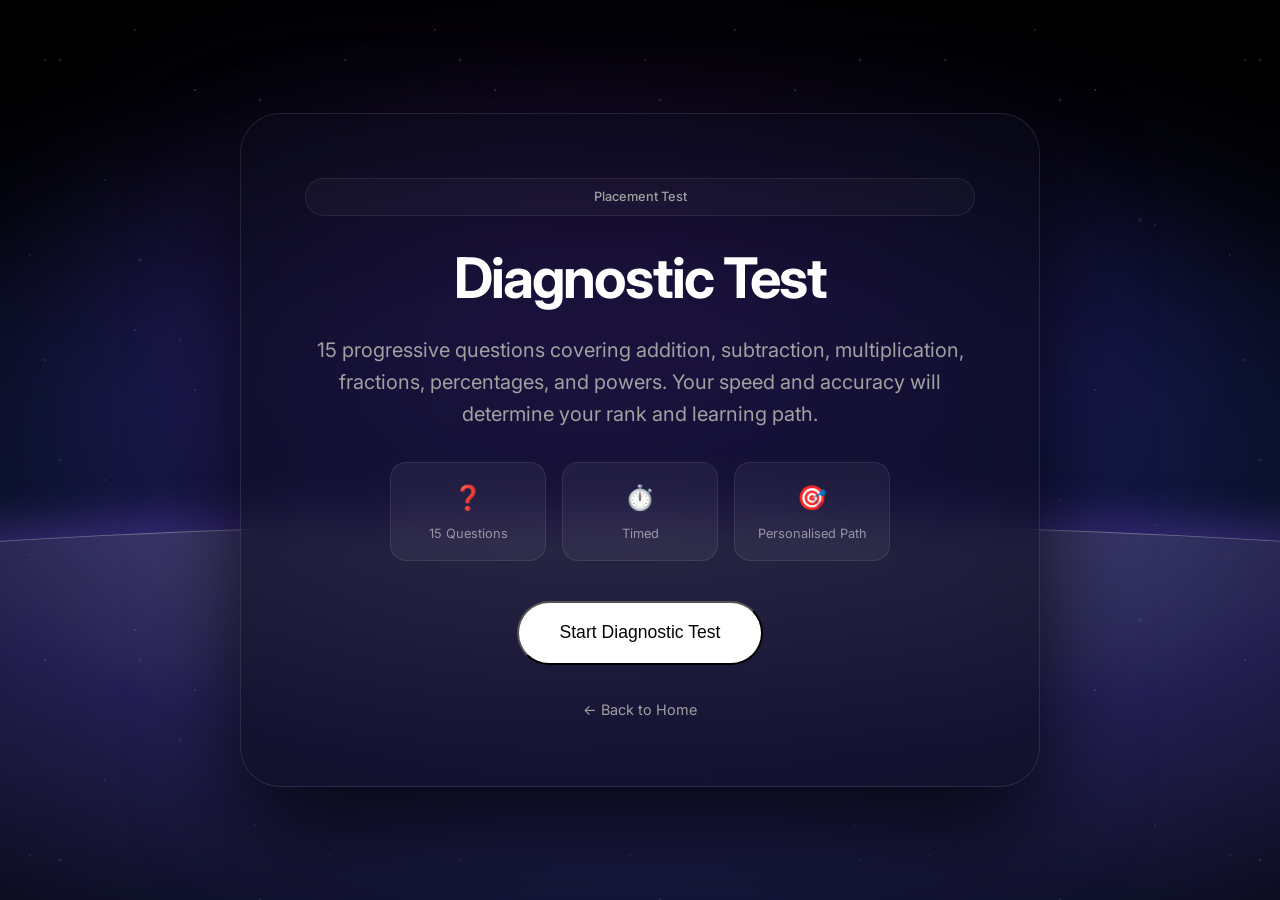
<file: diagnostic.html>
<!DOCTYPE html>
<html lang="en">

<head>
    <meta charset="UTF-8">
    <meta name="viewport" content="width=device-width, initial-scale=1.0">
    <title>Diagnostic Test | QuickMaths</title>
    <link rel="stylesheet" href="style.css">
    <link rel="preconnect" href="https://fonts.googleapis.com">
    <link rel="preconnect" href="https://fonts.gstatic.com" crossorigin>
    <link
        href="https://fonts.googleapis.com/css2?family=Inter:wght@300;400;500;600;700&family=Playfair+Display:ital,wght@0,700;1,700&display=swap"
        rel="stylesheet">
    <style>
        body,
        html {
            min-height: 100%;
            margin: 0;
            background: #000;
        }

        .diagnostic-container {
            position: relative;
            z-index: 10;
            min-height: 100vh;
            display: flex;
            align-items: center;
            justify-content: center;
            padding: 40px 20px;
        }

        .hero-bg {
            position: fixed;
            top: 0;
            left: 0;
            width: 100%;
            height: 100%;
            z-index: 1;
        }

        /* Full page card style */
        .full-page-card {
            background: rgba(10, 10, 26, 0.6);
            backdrop-filter: blur(20px);
            -webkit-backdrop-filter: blur(20px);
            border: 1px solid rgba(255, 255, 255, 0.1);
            border-radius: 40px;
            padding: 4rem;
            width: 100%;
            max-width: 800px;
            text-align: center;
            box-shadow: 0 40px 100px rgba(0, 0, 0, 0.8);
            animation: fadeIn 0.8s ease;
        }

        @keyframes fadeIn {
            from {
                opacity: 0;
                transform: translateY(20px);
            }

            to {
                opacity: 1;
                transform: translateY(0);
            }
        }

        .question-box h3 {
            font-size: 3.5rem;
            margin-bottom: 2rem;
            letter-spacing: -1px;
        }

        #quiz-input {
            background: rgba(255, 255, 255, 0.05);
            border: 2px solid rgba(255, 255, 255, 0.1);
            border-radius: 20px;
            padding: 1.5rem 2rem;
            font-size: 2rem;
            color: white;
            width: 100%;
            max-width: 300px;
            text-align: center;
            outline: none;
            transition: border-color 0.3s, box-shadow 0.3s;
        }

        #quiz-input:focus {
            border-color: var(--accent-color);
            box-shadow: 0 0 30px rgba(59, 130, 246, 0.2);
        }

        .timer-bar {
            width: 100%;
            height: 6px;
            background: rgba(255, 255, 255, 0.1);
            border-radius: 100px;
            margin-top: 2rem;
            overflow: hidden;
        }

        #timer-progress {
            height: 100%;
            width: 100%;
            background: var(--accent-color);
            transition: width 0.1s linear;
        }

        .results-grid {
            display: grid;
            grid-template-columns: 1fr 1fr;
            gap: 1.5rem;
            margin: 2rem 0;
        }

        .result-item.full-width {
            grid-column: span 2;
            background: linear-gradient(135deg, rgba(59, 130, 246, 0.1), rgba(139, 92, 246, 0.1));
            border: 1px solid rgba(139, 92, 246, 0.3);
        }

        .rank-reveal {
            font-size: 1.5rem;
            margin-bottom: 2rem;
            font-weight: 500;
        }

        .rank-reveal span {
            font-family: 'Playfair Display', serif;
            font-style: italic;
            font-weight: 700;
            color: var(--accent-color);
        }

        .result-item {
            background: rgba(255, 255, 255, 0.03);
            border: 1px solid rgba(255, 255, 255, 0.08);
            padding: 2rem;
            border-radius: 24px;
        }

        .result-item label {
            display: block;
            color: var(--text-secondary);
            font-size: 0.9rem;
            text-transform: uppercase;
            letter-spacing: 2px;
            margin-bottom: 1rem;
        }

        .result-item span {
            font-size: 2.5rem;
            font-weight: 700;
        }
    </style>
</head>

<body>
    <!-- Background (Copied from index.html for consistency) -->
    <div class="hero-bg">
        <div class="background-effects" style="width: 100%; height: 100%;">
            <video autoplay loop muted playsinline class="hero-video">
                <source src="grok-video-6d5eb446-9eca-4240-8c06-73ac4b481b6d.mp4" type="video/mp4">
            </video>
            <div class="starfield"></div>
            <div class="nebula-1"></div>
            <div class="nebula-2"></div>
            <div class="galaxy-arc"></div>
            <div class="horizon-glow"></div>
        </div>
    </div>

    <div class="diagnostic-container">
        <div class="full-page-card">
            <!-- Intro State -->
            <div id="quiz-intro">
                <div class="badge" style="margin-bottom: 2rem;">Placement Test</div>
                <h1 style="font-size: 3.5rem; margin-bottom: 1.5rem;">Diagnostic Test</h1>
                <p class="subtitle" style="margin: 0 auto 2rem;">15 progressive questions covering addition,
                    subtraction, multiplication, fractions, percentages, and powers. Your speed and accuracy will
                    determine your rank and learning path.</p>
                <div
                    style="display:grid;grid-template-columns:1fr 1fr 1fr;gap:1rem;max-width:500px;margin:0 auto 2.5rem;text-align:center">
                    <div
                        style="background:rgba(255,255,255,.05);border:1px solid rgba(255,255,255,.08);border-radius:16px;padding:1rem">
                        <div style="font-size:1.5rem">❓</div>
                        <div style="font-size:.8rem;margin-top:.4rem;color:rgba(255,255,255,.5)">15 Questions</div>
                    </div>
                    <div
                        style="background:rgba(255,255,255,.05);border:1px solid rgba(255,255,255,.08);border-radius:16px;padding:1rem">
                        <div style="font-size:1.5rem">⏱️</div>
                        <div style="font-size:.8rem;margin-top:.4rem;color:rgba(255,255,255,.5)">Timed</div>
                    </div>
                    <div
                        style="background:rgba(255,255,255,.05);border:1px solid rgba(255,255,255,.08);border-radius:16px;padding:1rem">
                        <div style="font-size:1.5rem">🎯</div>
                        <div style="font-size:.8rem;margin-top:.4rem;color:rgba(255,255,255,.5)">Personalised Path</div>
                    </div>
                </div>
                <button class="btn-primary large" id="begin-quiz" onclick="startDiagnostic()">Start Diagnostic
                    Test</button>
                <div style="margin-top: 2rem;">
                    <a href="index.html"
                        style="color: var(--text-secondary); text-decoration: none; font-size: 0.9rem;">← Back to
                        Home</a>
                </div>
            </div>

            <!-- Active Quiz State -->
            <div id="quiz-active" style="display: none;">
                <div class="quiz-header" style="margin-bottom: 3rem;">
                    <div id="question-count"
                        style="font-size: 0.9rem; color: var(--text-secondary); letter-spacing: 2px; text-transform: uppercase; margin-bottom: 1rem;">
                        Question 1 / 15</div>
                    <div class="timer-bar">
                        <div id="timer-progress"></div>
                    </div>
                </div>
                <div class="question-box">
                    <h3 id="question-text">Loading...</h3>
                    <input type="text" id="quiz-input" placeholder="?" autocomplete="off">
                </div>
                <p style="margin-top: 2rem; color: var(--text-secondary); font-size: 0.8rem;">Press Enter to submit</p>
            </div>

            <!-- Results State -->
            <div id="quiz-results" style="display: none;">
                <div class="badge" style="margin-bottom: 1rem;">Test Complete</div>
                <h1 style="margin-bottom: 1rem;">Your Performance</h1>
                <div class="rank-badge" id="rank-badge" style="margin-bottom: 2rem;">Beginner</div>

                <div class="results-grid">
                    <div class="result-item">
                        <label>Accuracy</label>
                        <span id="stat-accuracy">0%</span>
                    </div>
                    <div class="result-item">
                        <label>Avg Speed</label>
                        <span id="stat-speed">0s</span>
                    </div>
                    <div class="result-item full-width">
                        <label>Final Score</label>
                        <span id="final-score" style="font-size: 4rem;">0</span>
                    </div>
                </div>

                <div class="rank-reveal">
                    You are <span id="rank-text">...</span>
                </div>

                <div style="display: flex; gap: 1rem; justify-content: center;">
                    <a href="dashboard.html" class="btn-primary large"
                        style="text-decoration: none; padding: 1.2rem 4rem;">Start →</a>
                </div>
            </div>
        </div>
    </div>

    <script src="data.js"></script>
    <script>
        function startDiagnostic() {
            sessionStorage.setItem('qm_quiz', JSON.stringify({ mode: 'diagnostic', count: 15 }));
            window.location.href = 'quiz.html';
        }
    </script>
</body>

</html>
</file>
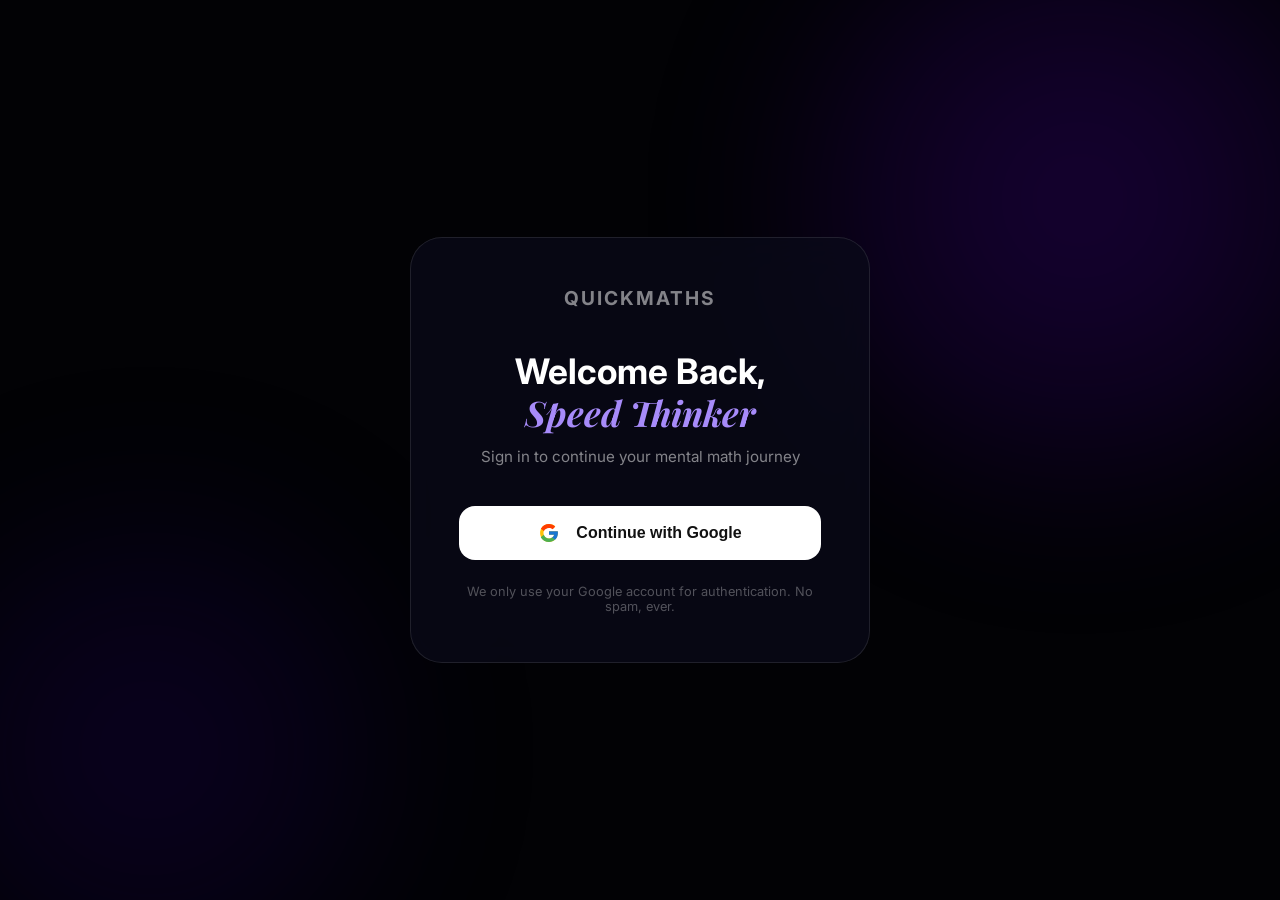
<file: lesson-content.html>
<!DOCTYPE html>
<html lang="en">

<head>
    <meta charset="UTF-8">
    <meta name="viewport" content="width=device-width,initial-scale=1.0">
    <title>Learn | QuickMaths</title>
    <link rel="preconnect" href="https://fonts.googleapis.com">
    <link
        href="https://fonts.googleapis.com/css2?family=Inter:wght@300;400;500;600;700&family=Playfair+Display:ital,wght@0,700;1,700&display=swap"
        rel="stylesheet">
    <style>
        :root {
            --accent: #7c3aed;
            --bg: #020205;
            --card: rgba(255, 255, 255, .04);
            --border: rgba(255, 255, 255, .08);
            --text2: rgba(255, 255, 255, .5)
        }

        * {
            margin: 0;
            padding: 0;
            box-sizing: border-box
        }

        body {
            background: var(--bg);
            color: #fff;
            font-family: 'Inter', sans-serif;
            min-height: 100vh
        }

        .bg {
            position: fixed;
            inset: 0;
            z-index: 0;
            pointer-events: none
        }

        .n1 {
            position: absolute;
            width: 600px;
            height: 600px;
            border-radius: 50%;
            background: radial-gradient(circle, #3b0086, transparent);
            filter: blur(100px);
            opacity: .2;
            top: -200px;
            right: -100px
        }

        /* TOP NAV */
        .top-nav {
            position: sticky;
            top: 0;
            z-index: 20;
            display: flex;
            align-items: center;
            justify-content: space-between;
            padding: .9rem 2rem;
            background: rgba(2, 2, 5, .8);
            backdrop-filter: blur(12px);
            border-bottom: 1px solid var(--border)
        }

        .back-link {
            color: var(--text2);
            text-decoration: none;
            font-size: .88rem;
            display: flex;
            align-items: center;
            gap: .5rem;
            transition: color .2s
        }

        .back-link:hover {
            color: #fff
        }

        .progress-bar {
            flex: 1;
            height: 6px;
            background: rgba(255, 255, 255, .1);
            border-radius: 100px;
            margin: 0 2rem;
            overflow: hidden
        }

        .progress-fill {
            height: 100%;
            background: linear-gradient(90deg, var(--accent), #3b82f6);
            border-radius: 100px;
            transition: width .3s ease
        }

        .xp-pill {
            display: flex;
            align-items: center;
            gap: .4rem;
            font-size: .82rem;
            font-weight: 600;
            color: #f59e0b;
            background: rgba(245, 158, 11, .08);
            border: 1px solid rgba(245, 158, 11, .15);
            border-radius: 100px;
            padding: .35rem .85rem
        }

        /* CONTENT */
        .content-wrap {
            max-width: 760px;
            margin: 0 auto;
            padding: 3rem 2rem 6rem;
            position: relative;
            z-index: 5
        }

        .section-badge {
            display: inline-block;
            background: rgba(124, 58, 237, .15);
            border: 1px solid rgba(124, 58, 237, .25);
            color: #a78bfa;
            font-size: .8rem;
            font-weight: 600;
            padding: .3rem .85rem;
            border-radius: 100px;
            margin-bottom: 1.5rem;
            letter-spacing: .5px
        }

        .lesson-content h2 {
            font-size: 2rem;
            font-weight: 700;
            margin: 1.5rem 0 .75rem;
            line-height: 1.2
        }

        .lesson-content h3 {
            font-size: 1.25rem;
            font-weight: 600;
            margin: 2rem 0 .75rem;
            color: #a78bfa
        }

        .lesson-content p {
            color: rgba(255, 255, 255, .75);
            line-height: 1.8;
            margin-bottom: 1.25rem;
            font-size: 1rem
        }

        .lesson-content ul,
        .lesson-content ol {
            color: rgba(255, 255, 255, .75);
            line-height: 1.9;
            margin: 0 0 1.25rem 1.5rem;
            font-size: 1rem
        }

        .steps {
            display: flex;
            flex-direction: column;
            gap: .75rem;
            margin: 1.25rem 0 1.75rem;
            padding: 1.25rem;
            background: rgba(124, 58, 237, .06);
            border: 1px solid rgba(124, 58, 237, .15);
            border-radius: 18px
        }

        .step {
            display: flex;
            align-items: flex-start;
            gap: .85rem;
            font-size: .92rem;
            color: rgba(255, 255, 255, .8)
        }

        .step::before {
            content: counter(step-counter);
            counter-increment: step-counter;
            background: rgba(124, 58, 237, .3);
            color: #c4b5fd;
            border-radius: 50%;
            width: 26px;
            height: 26px;
            display: flex;
            align-items: center;
            justify-content: center;
            flex-shrink: 0;
            font-size: .78rem;
            font-weight: 700
        }

        .steps {
            counter-reset: step-counter
        }

        .example {
            background: rgba(255, 255, 255, .03);
            border: 1px solid var(--border);
            border-left: 3px solid #3b82f6;
            border-radius: 14px;
            padding: 1.25rem 1.5rem;
            margin: .75rem 0 1.25rem;
            font-size: .93rem;
            line-height: 1.7;
            color: rgba(255, 255, 255, .8)
        }

        .example strong {
            color: #fff
        }

        /* BOTTOM BAR */
        .bottom-bar {
            position: fixed;
            bottom: 0;
            left: 0;
            right: 0;
            z-index: 20;
            display: flex;
            gap: 1rem;
            align-items: center;
            justify-content: flex-end;
            padding: 1rem 2rem;
            background: rgba(2, 2, 5, .9);
            backdrop-filter: blur(12px);
            border-top: 1px solid var(--border)
        }

        .btn-back {
            padding: .8rem 1.5rem;
            background: rgba(255, 255, 255, .05);
            border: 1px solid var(--border);
            border-radius: 14px;
            color: rgba(255, 255, 255, .7);
            font-size: .9rem;
            font-weight: 600;
            cursor: pointer;
            transition: all .25s
        }

        .btn-back:hover {
            background: rgba(255, 255, 255, .08);
            color: #fff
        }

        .btn-questions {
            padding: .8rem 2rem;
            background: linear-gradient(135deg, var(--accent), #3b82f6);
            border: none;
            border-radius: 14px;
            color: #fff;
            font-size: .9rem;
            font-weight: 700;
            cursor: pointer;
            transition: all .25s
        }

        .btn-questions:hover {
            transform: translateY(-2px);
            box-shadow: 0 10px 25px rgba(124, 58, 237, .35)
        }

        .xp-earned {
            font-size: .85rem;
            font-weight: 600;
            color: #10b981
        }
    </style>
</head>

<body>
    <div class="bg">
        <div class="n1"></div>
    </div>

    <nav class="top-nav">
        <a href="lesson-view.html" class="back-link">← Back</a>
        <div class="progress-bar">
            <div class="progress-fill" style="width:50%"></div>
        </div>
        <div class="xp-pill">+10 XP on completion</div>
    </nav>

    <div class="content-wrap">
        <div class="section-badge" id="sec-badge">Section</div>
        <div class="lesson-content" id="lesson-content">Loading...</div>
    </div>

    <div class="bottom-bar">
        <span class="xp-earned" id="xp-earned-msg"></span>
        <button class="btn-back" onclick="history.back()">← Back</button>
        <button class="btn-questions" id="questions-btn">Questions →</button>
    </div>

    <script src="data.js"></script>
    <script>
        const user = QM.getUser();
        if (!user) { window.location.href = 'auth.html'; }

        const lesson = JSON.parse(sessionStorage.getItem('qm_lesson') || '{}');
        const { secId, lessonId } = lesson;
        const sec = CURRICULUM.find(s => s.id === secId);
        const les = sec?.lessons.find(l => l.id === lessonId);
        if (!les) { window.location.href = 'dashboard.html'; }

        document.getElementById('sec-badge').textContent = sec.title;
        document.getElementById('lesson-content').innerHTML = les.content;

        // Award read XP
        let xpAwarded = false;
        const alreadyRead = user.progress?.[secId]?.[lessonId]?.read;
        if (!alreadyRead) {
            QM.markLessonRead(secId, lessonId);
            xpAwarded = true;
            document.getElementById('xp-earned-msg').textContent = '+10 XP earned for reading! 🎉';
        } else {
            document.getElementById('xp-earned-msg').textContent = '✓ Already read';
        }

        document.getElementById('questions-btn').onclick = () => {
            sessionStorage.setItem('qm_quiz', JSON.stringify({ secId, lessonId, mode: 'lesson', count: 15 }));
            window.location.href = 'quiz.html';
        };
    </script>
</body>

</html>
</file>
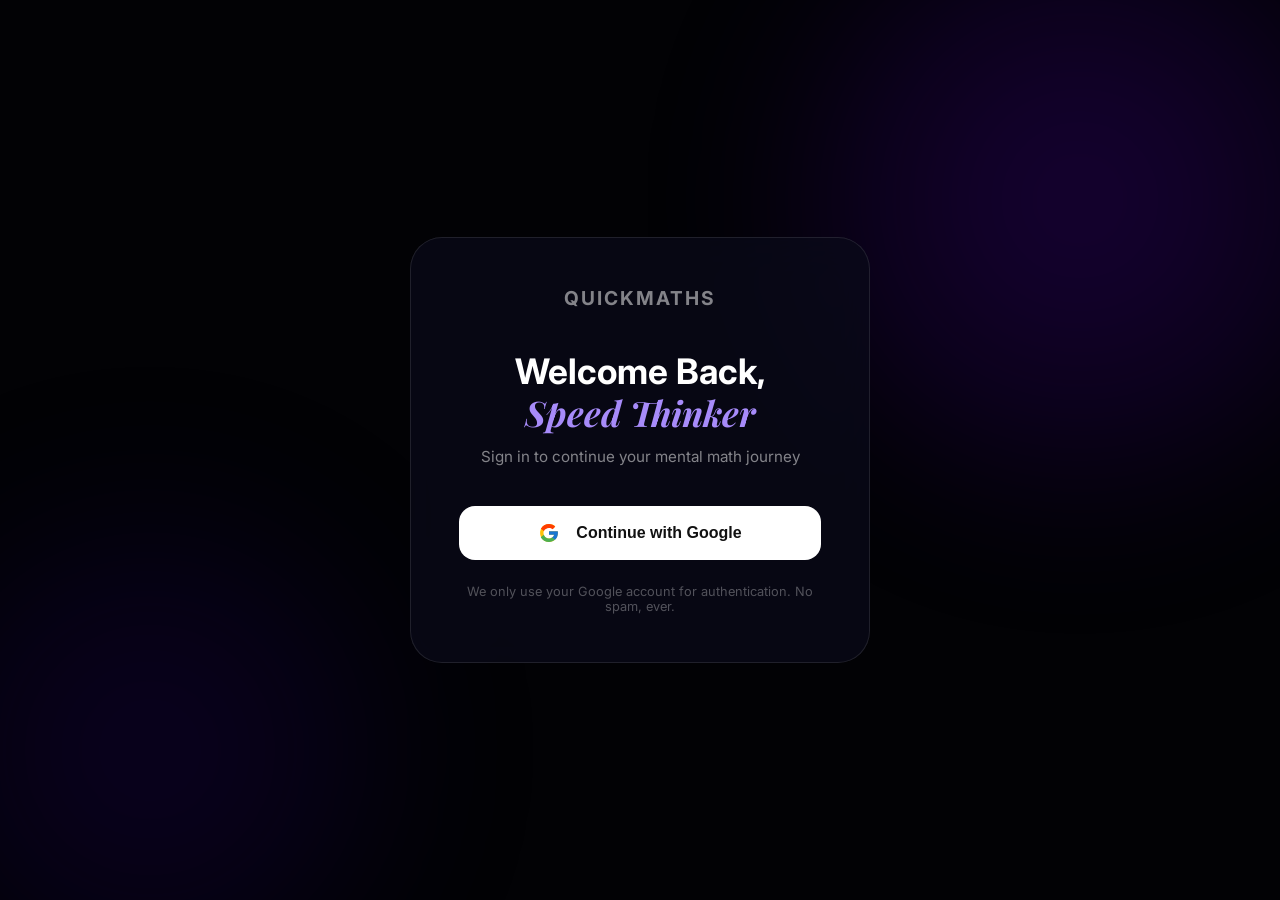
<file: lesson-view.html>
<!DOCTYPE html>
<html lang="en">

<head>
    <meta charset="UTF-8">
    <meta name="viewport" content="width=device-width,initial-scale=1.0">
    <title>Lesson | QuickMaths</title>
    <link rel="preconnect" href="https://fonts.googleapis.com">
    <link
        href="https://fonts.googleapis.com/css2?family=Inter:wght@300;400;500;600;700&family=Playfair+Display:ital,wght@0,700;1,700&display=swap"
        rel="stylesheet">
    <style>
        :root {
            --accent: #7c3aed;
            --accent2: #3b82f6;
            --bg: #020205;
            --card: rgba(255, 255, 255, .05);
            --border: rgba(255, 255, 255, .08);
            --text2: rgba(255, 255, 255, .5)
        }

        * {
            margin: 0;
            padding: 0;
            box-sizing: border-box
        }

        body {
            min-height: 100vh;
            background: var(--bg);
            color: #fff;
            font-family: 'Inter', sans-serif;
            display: flex;
            align-items: center;
            justify-content: center;
            padding: 2rem;
            overflow: auto
        }

        .bg {
            position: fixed;
            inset: 0;
            z-index: 0;
            pointer-events: none
        }

        .n1,
        .n2 {
            position: absolute;
            border-radius: 50%;
            filter: blur(100px);
            opacity: .2
        }

        .n1 {
            width: 600px;
            height: 600px;
            background: radial-gradient(circle, #3b0086, transparent);
            top: -200px;
            right: -100px
        }

        .n2 {
            width: 500px;
            height: 500px;
            background: radial-gradient(circle, #063b6e, transparent);
            bottom: -100px;
            left: -100px
        }

        .wrap {
            position: relative;
            z-index: 10;
            width: 100%;
            max-width: 700px;
            animation: fadeUp .6s ease
        }

        @keyframes fadeUp {
            from {
                opacity: 0;
                transform: translateY(20px)
            }

            to {
                opacity: 1;
                transform: translateY(0)
            }
        }

        .back-link {
            display: inline-flex;
            align-items: center;
            gap: .5rem;
            color: var(--text2);
            text-decoration: none;
            font-size: .88rem;
            margin-bottom: 2rem;
            transition: color .2s
        }

        .back-link:hover {
            color: #fff
        }

        .lesson-title {
            font-size: 2rem;
            font-weight: 700;
            margin-bottom: .5rem
        }

        .lesson-sub {
            color: var(--text2);
            font-size: .95rem;
            margin-bottom: 3rem
        }

        .choice-grid {
            display: grid;
            grid-template-columns: 1fr 1fr;
            gap: 1.5rem
        }

        .choice-card {
            background: var(--card);
            border: 1px solid var(--border);
            border-radius: 28px;
            padding: 2.5rem 2rem;
            text-align: center;
            cursor: pointer;
            transition: all .35s;
            text-decoration: none;
            color: #fff;
            display: block
        }

        .choice-card:hover {
            transform: translateY(-8px);
            border-color: rgba(255, 255, 255, .2);
            box-shadow: 0 30px 60px rgba(0, 0, 0, .5)
        }

        .choice-card.learn {
            border-top: 3px solid #a78bfa
        }

        .choice-card.quiz {
            border-top: 3px solid #34d399
        }

        .choice-icon {
            font-size: 3.5rem;
            margin-bottom: 1.25rem
        }

        .choice-card h3 {
            font-size: 1.15rem;
            font-weight: 700;
            margin-bottom: .6rem
        }

        .choice-card p {
            font-size: .85rem;
            color: var(--text2);
            line-height: 1.5;
            margin-bottom: 1.5rem
        }

        .choice-btn {
            display: inline-block;
            padding: .65rem 1.5rem;
            border-radius: 100px;
            font-size: .85rem;
            font-weight: 600;
            border: 1px solid var(--border);
            background: rgba(255, 255, 255, .05);
            transition: all .25s
        }

        .choice-card.learn .choice-btn {
            border-color: #a78bfa;
            color: #a78bfa
        }

        .choice-card.quiz .choice-btn {
            border-color: #34d399;
            color: #34d399
        }

        .choice-card:hover .choice-btn {
            transform: scale(1.05)
        }

        .mastered-tag {
            display: inline-flex;
            align-items: center;
            gap: .4rem;
            background: rgba(16, 185, 129, .1);
            border: 1px solid rgba(16, 185, 129, .25);
            color: #10b981;
            border-radius: 100px;
            font-size: .78rem;
            font-weight: 600;
            padding: .3rem .85rem;
            margin-bottom: .75rem
        }
    </style>
</head>

<body>
    <div class="bg">
        <div class="n1"></div>
        <div class="n2"></div>
    </div>
    <div class="wrap">
        <a href="dashboard.html" class="back-link">← Back to Learn</a>
        <div id="mastered-tag-area"></div>
        <div class="lesson-title" id="lesson-title">Lesson</div>
        <div class="lesson-sub" id="lesson-sub">Choose how to study this lesson</div>
        <div class="choice-grid">
            <a href="#" class="choice-card learn" id="learn-btn">
                <div class="choice-icon">📖</div>
                <h3>Learn Concept & Method</h3>
                <p>Read through the technique with worked examples and step-by-step explanations.</p>
                <div class="choice-btn">Read Lesson +10 XP</div>
            </a>
            <a href="#" class="choice-card quiz" id="quiz-btn">
                <div class="choice-icon">✏️</div>
                <h3>Questions</h3>
                <p>15 questions on this topic. Score 70+ to master this lesson and earn 50 XP.</p>
                <div class="choice-btn">Start Quiz +50 XP</div>
            </a>
        </div>
    </div>
    <script src="data.js"></script>
    <script>
        const user = QM.getUser();
        if (!user) { window.location.href = 'auth.html'; }

        const lesson = JSON.parse(sessionStorage.getItem('qm_lesson') || '{}');
        const { secId, lessonId } = lesson;
        if (!secId || !lessonId) { window.location.href = 'dashboard.html'; }

        const sec = CURRICULUM.find(s => s.id === secId);
        const les = sec?.lessons.find(l => l.id === lessonId);

        if (!les) { window.location.href = 'dashboard.html'; }

        document.getElementById('lesson-title').textContent = les.title;
        document.getElementById('lesson-sub').textContent = `Section: ${sec.title}`;

        if (QM.isLessonMastered(secId, lessonId)) {
            document.getElementById('mastered-tag-area').innerHTML = '<div class="mastered-tag">✓ Mastered</div>';
        }

        document.getElementById('learn-btn').onclick = (e) => {
            e.preventDefault();
            sessionStorage.setItem('qm_lesson', JSON.stringify({ secId, lessonId }));
            window.location.href = 'lesson-content.html';
        };

        document.getElementById('quiz-btn').onclick = (e) => {
            e.preventDefault();
            sessionStorage.setItem('qm_quiz', JSON.stringify({ secId, lessonId, mode: 'lesson', count: 15 }));
            window.location.href = 'quiz.html';
        };
    </script>
</body>

</html>
</file>
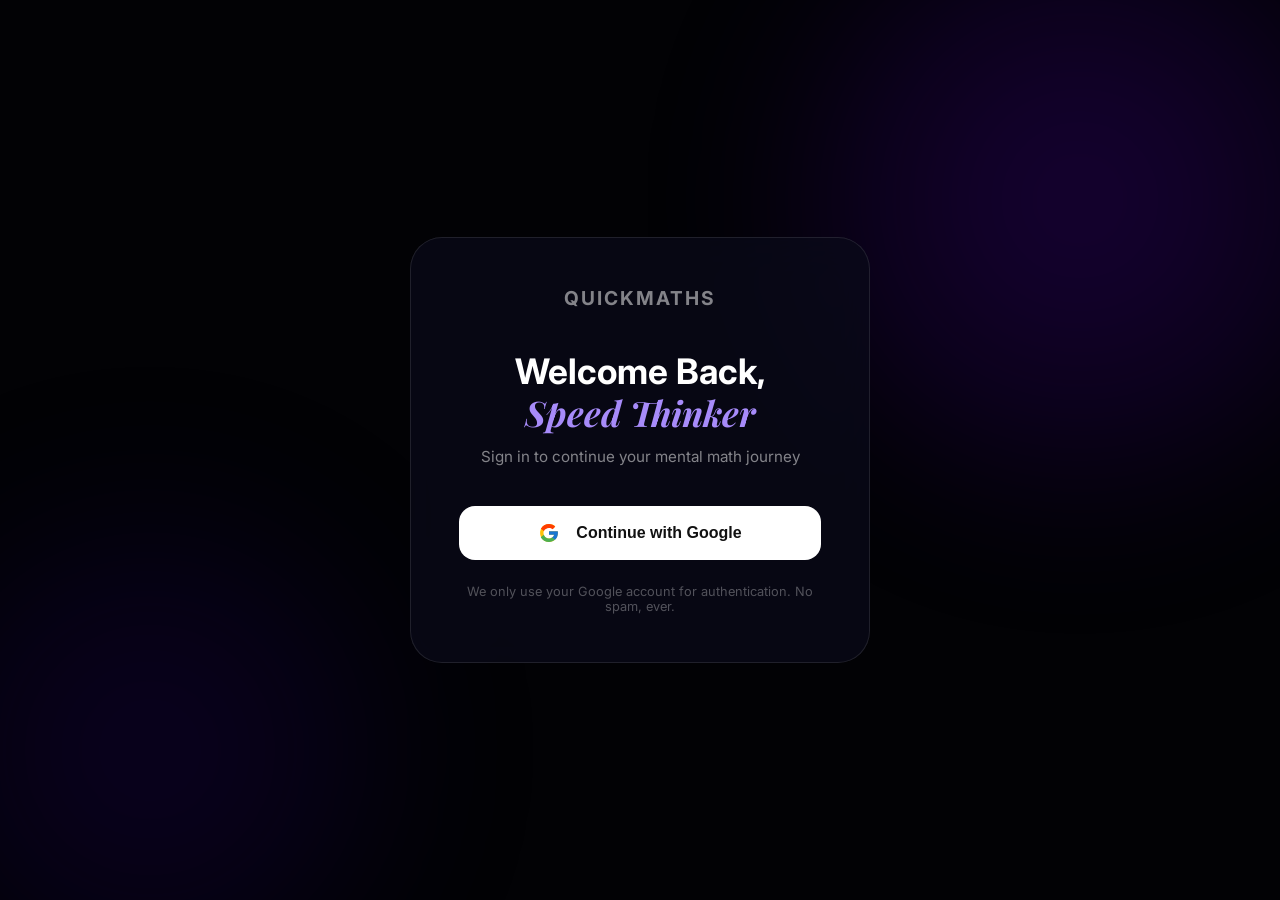
<file: mastery.html>
<!DOCTYPE html>
<html lang="en">

<head>
    <meta charset="UTF-8">
    <meta name="viewport" content="width=device-width,initial-scale=1.0">
    <title>Mastery Check | QuickMaths</title>
    <link rel="preconnect" href="https://fonts.googleapis.com">
    <link
        href="https://fonts.googleapis.com/css2?family=Inter:wght@300;400;500;600;700&family=Playfair+Display:ital,wght@0,700;1,700&display=swap"
        rel="stylesheet">
    <style>
        :root {
            --accent: #7c3aed;
            --bg: #020205;
            --border: rgba(255, 255, 255, .08);
            --text2: rgba(255, 255, 255, .5)
        }

        * {
            margin: 0;
            padding: 0;
            box-sizing: border-box
        }

        body {
            min-height: 100vh;
            background: var(--bg);
            color: #fff;
            font-family: 'Inter', sans-serif;
            display: flex;
            align-items: center;
            justify-content: center;
            padding: 2rem
        }

        .bg {
            position: fixed;
            inset: 0;
            z-index: 0;
            pointer-events: none
        }

        .n1 {
            position: absolute;
            width: 700px;
            height: 700px;
            border-radius: 50%;
            background: radial-gradient(circle, #4c1d95, transparent);
            filter: blur(100px);
            opacity: .25;
            top: -200px;
            right: -100px
        }

        .n2 {
            position: absolute;
            width: 500px;
            height: 500px;
            border-radius: 50%;
            background: radial-gradient(circle, #0c4a6e, transparent);
            filter: blur(100px);
            opacity: .2;
            bottom: -100px;
            left: -100px
        }

        .card {
            position: relative;
            z-index: 10;
            background: rgba(10, 10, 26, .7);
            backdrop-filter: blur(24px);
            border: 1px solid var(--border);
            border-radius: 36px;
            padding: 3.5rem;
            max-width: 640px;
            width: 100%;
            text-align: center;
            animation: fadeUp .7s ease
        }

        @keyframes fadeUp {
            from {
                opacity: 0;
                transform: translateY(24px)
            }

            to {
                opacity: 1;
                transform: translateY(0)
            }
        }

        .trophy {
            font-size: 4rem;
            margin-bottom: 1.5rem
        }

        .badge {
            display: inline-block;
            background: rgba(245, 158, 11, .1);
            border: 1px solid rgba(245, 158, 11, .25);
            color: #f59e0b;
            font-size: .78rem;
            font-weight: 700;
            padding: .3rem .85rem;
            border-radius: 100px;
            letter-spacing: 1px;
            margin-bottom: 1.25rem
        }

        h1 {
            font-size: 2.2rem;
            font-weight: 800;
            line-height: 1.2;
            margin-bottom: .75rem
        }

        .sub {
            color: var(--text2);
            font-size: .95rem;
            line-height: 1.6;
            margin-bottom: 2.5rem;
            max-width: 480px;
            margin-left: auto;
            margin-right: auto
        }

        .info-grid {
            display: grid;
            grid-template-columns: 1fr 1fr;
            gap: 1rem;
            margin-bottom: 2.5rem
        }

        .info-box {
            background: rgba(255, 255, 255, .04);
            border: 1px solid var(--border);
            border-radius: 18px;
            padding: 1.25rem
        }

        .info-box .ico {
            font-size: 1.6rem;
            margin-bottom: .6rem
        }

        .info-box h4 {
            font-size: .88rem;
            font-weight: 600;
            margin-bottom: .3rem
        }

        .info-box p {
            font-size: .78rem;
            color: var(--text2)
        }

        .btn-start {
            width: 100%;
            padding: 1.1rem;
            background: linear-gradient(135deg, var(--accent), #3b82f6);
            border: none;
            border-radius: 16px;
            color: #fff;
            font-size: 1rem;
            font-weight: 700;
            cursor: pointer;
            transition: all .3s;
            margin-bottom: 1rem
        }

        .btn-start:hover {
            transform: translateY(-3px);
            box-shadow: 0 15px 35px rgba(124, 58, 237, .35)
        }

        .btn-back {
            display: block;
            color: var(--text2);
            font-size: .88rem;
            text-decoration: none;
            transition: color .2s
        }

        .btn-back:hover {
            color: #fff
        }

        .section-name {
            display: inline-block;
            background: rgba(124, 58, 237, .12);
            border: 1px solid rgba(124, 58, 237, .2);
            color: #a78bfa;
            border-radius: 100px;
            padding: .3rem .85rem;
            font-size: .82rem;
            font-weight: 600;
            margin-bottom: 1.5rem
        }

        .prev-score {
            font-size: .8rem;
            color: var(--text2);
            margin-top: .5rem
        }

        .prev-score.pass {
            color: #10b981
        }
    </style>
</head>

<body>
    <div class="bg">
        <div class="n1"></div>
        <div class="n2"></div>
    </div>
    <div class="card">
        <div class="trophy">🏆</div>
        <div class="badge">MASTERY CHECK</div>
        <div class="section-name" id="sec-name">Section</div>
        <h1>Prove your<br><span
                style="font-family:'Playfair Display',serif;font-style:italic;color:#a78bfa">mastery</span></h1>
        <p class="sub">30 questions covering the entire section. Score <strong>80 or above</strong> to unlock the next
            section and earn <strong>500 XP</strong>.</p>
        <div class="info-grid">
            <div class="info-box">
                <div class="ico">❓</div>
                <h4>30 Questions</h4>
                <p>Covers all topics in this section</p>
            </div>
            <div class="info-box">
                <div class="ico">🎯</div>
                <h4>Pass: 80+</h4>
                <p>Score 80 or above to master</p>
            </div>
            <div class="info-box">
                <div class="ico">⚡</div>
                <h4>500 XP</h4>
                <p>Earned on successful completion</p>
            </div>
            <div class="info-box">
                <div class="ico">⏭️</div>
                <h4>Skip Option</h4>
                <p>You can skip lessons by passing this</p>
            </div>
        </div>
        <div class="prev-score" id="prev-score"></div>
        <button class="btn-start" id="start-btn">Start Mastery Check</button>
        <a href="dashboard.html" class="btn-back">← Back to Learn</a>
    </div>
    <script src="data.js"></script>
    <script>
        const user = QM.getUser();
        if (!user) { window.location.href = 'auth.html'; }
        const secId = sessionStorage.getItem('qm_mastery');
        if (!secId) { window.location.href = 'dashboard.html'; }
        const sec = CURRICULUM.find(s => s.id === secId);
        document.getElementById('sec-name').textContent = sec?.title || secId;

        const prev = user?.masteryChecks?.[secId];
        if (prev) {
            const el = document.getElementById('prev-score');
            el.textContent = prev.passed ? `✓ Previously passed with ${prev.score}` : `Last attempt: ${prev.score} — not passed yet`;
            el.className = 'prev-score' + (prev.passed ? ' pass' : '');
        }

        document.getElementById('start-btn').onclick = () => {
            sessionStorage.setItem('qm_quiz', JSON.stringify({ secId, mode: 'mastery', count: 30 }));
            window.location.href = 'quiz.html';
        };
    </script>
</body>

</html>
</file>
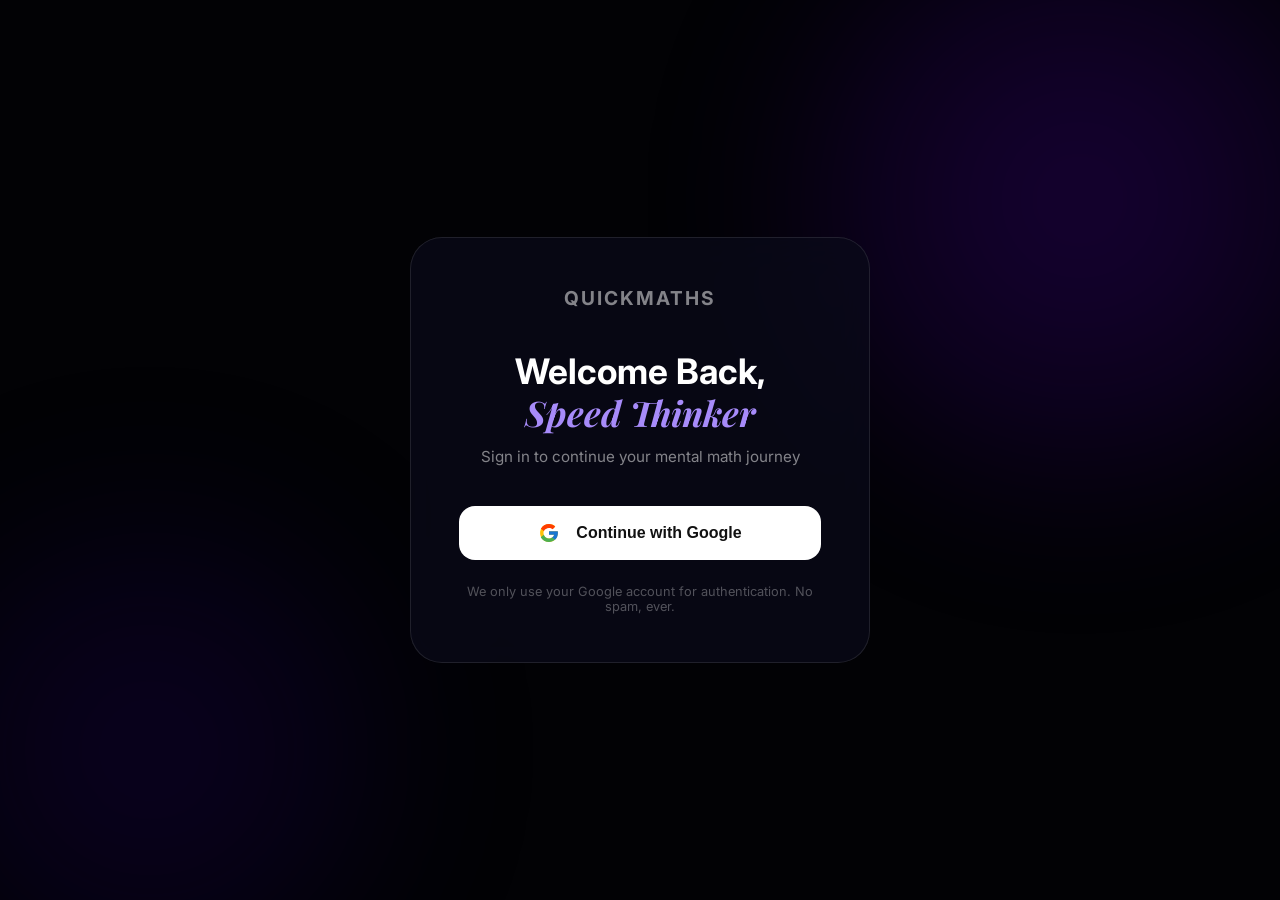
<file: quiz.html>
<!DOCTYPE html>
<html lang="en">

<head>
    <meta charset="UTF-8">
    <meta name="viewport" content="width=device-width,initial-scale=1.0">
    <title>Quiz | QuickMaths</title>
    <link rel="preconnect" href="https://fonts.googleapis.com">
    <link
        href="https://fonts.googleapis.com/css2?family=Inter:wght@300;400;500;600;700&family=Playfair+Display:ital,wght@0,700;1,700&display=swap"
        rel="stylesheet">
    <style>
        :root {
            --accent: #7c3aed;
            --bg: #020205;
            --border: rgba(255, 255, 255, .08);
            --text2: rgba(255, 255, 255, .5)
        }

        * {
            margin: 0;
            padding: 0;
            box-sizing: border-box
        }

        body {
            background: var(--bg);
            color: #fff;
            font-family: 'Inter', sans-serif;
            min-height: 100vh;
            display: flex;
            flex-direction: column;
            align-items: center;
            justify-content: center;
            padding: 1.5rem
        }

        .bg {
            position: fixed;
            inset: 0;
            z-index: 0;
            pointer-events: none
        }

        .n1 {
            position: absolute;
            width: 700px;
            height: 700px;
            border-radius: 50%;
            background: radial-gradient(circle, #3b0086, transparent);
            filter: blur(100px);
            opacity: .2;
            top: -200px;
            right: -100px
        }

        .n2 {
            position: absolute;
            width: 500px;
            height: 500px;
            border-radius: 50%;
            background: radial-gradient(circle, #063b6e, transparent);
            filter: blur(100px);
            opacity: .2;
            bottom: -100px;
            left: -100px
        }

        .quiz-wrapper {
            position: relative;
            z-index: 10;
            width: 100%;
            max-width: 680px;
            animation: fadeUp .5s ease
        }

        @keyframes fadeUp {
            from {
                opacity: 0;
                transform: translateY(20px)
            }

            to {
                opacity: 1;
                transform: translateY(0)
            }
        }

        /* Header */
        .quiz-header {
            display: flex;
            align-items: center;
            justify-content: space-between;
            margin-bottom: 2rem
        }

        .q-count {
            font-size: .85rem;
            color: var(--text2);
            font-weight: 600;
            letter-spacing: 1px;
            text-transform: uppercase
        }

        .timer-display {
            font-size: 1.1rem;
            font-weight: 700;
            color: #f59e0b;
            background: rgba(245, 158, 11, .08);
            border: 1px solid rgba(245, 158, 11, .15);
            border-radius: 100px;
            padding: .35rem 1rem
        }

        .back-btn {
            color: var(--text2);
            text-decoration: none;
            font-size: .85rem;
            transition: color .2s;
            background: none;
            border: none;
            cursor: pointer
        }

        .back-btn:hover {
            color: #fff
        }

        /* Progress bar */
        .progress-wrap {
            margin-bottom: 2.5rem
        }

        .q-progress-bar {
            width: 100%;
            height: 8px;
            background: rgba(255, 255, 255, .06);
            border-radius: 100px;
            overflow: hidden;
            margin-bottom: .5rem
        }

        .q-progress-fill {
            height: 100%;
            background: linear-gradient(90deg, var(--accent), #3b82f6);
            border-radius: 100px;
            transition: width .4s ease
        }

        .timer-bar-wrap {
            width: 100%;
            height: 5px;
            background: rgba(255, 255, 255, .06);
            border-radius: 100px;
            overflow: hidden
        }

        #timer-bar {
            height: 100%;
            width: 100%;
            background: linear-gradient(90deg, #10b981, #3b82f6);
            border-radius: 100px;
            transition: width .1s linear
        }

        /* Question card */
        .q-card {
            background: rgba(10, 10, 26, .7);
            backdrop-filter: blur(20px);
            border: 1px solid var(--border);
            border-radius: 32px;
            padding: 3rem 2.5rem;
            text-align: center;
            margin-bottom: 2rem
        }

        .q-label {
            font-size: .78rem;
            color: var(--text2);
            text-transform: uppercase;
            letter-spacing: 2px;
            margin-bottom: 1.5rem
        }

        #question-text {
            font-size: 2.8rem;
            font-weight: 700;
            letter-spacing: -1px;
            line-height: 1.2;
            min-height: 80px;
            display: flex;
            align-items: center;
            justify-content: center
        }

        #answer-input {
            margin-top: 2.5rem;
            width: 100%;
            max-width: 280px;
            padding: 1.1rem;
            background: rgba(255, 255, 255, .04);
            border: 2px solid rgba(255, 255, 255, .1);
            border-radius: 18px;
            font-size: 1.8rem;
            color: #fff;
            text-align: center;
            outline: none;
            transition: border-color .3s, box-shadow .3s;
            font-family: 'Inter', sans-serif
        }

        #answer-input:focus {
            border-color: var(--accent);
            box-shadow: 0 0 30px rgba(124, 58, 237, .15)
        }

        #answer-input.correct {
            border-color: #10b981;
            animation: flash-green .4s ease
        }

        #answer-input.wrong {
            border-color: #ef4444;
            animation: shake .4s ease
        }

        @keyframes flash-green {

            0%,
            100% {
                box-shadow: none
            }

            50% {
                box-shadow: 0 0 30px rgba(16, 185, 129, .4)
            }
        }

        @keyframes shake {

            0%,
            100% {
                transform: translateX(0)
            }

            25% {
                transform: translateX(-8px)
            }

            75% {
                transform: translateX(8px)
            }
        }

        .hint-text {
            margin-top: 1rem;
            font-size: .8rem;
            color: var(--text2)
        }

        /* Results */
        #results-screen {
            display: none;
            animation: fadeUp .5s ease
        }

        .results-card {
            background: rgba(10, 10, 26, .7);
            backdrop-filter: blur(20px);
            border: 1px solid var(--border);
            border-radius: 32px;
            padding: 3rem 2.5rem;
            text-align: center;
            max-width: 680px;
            width: 100%
        }

        .results-card h1 {
            font-size: 2.2rem;
            font-weight: 700;
            margin-bottom: .5rem
        }

        .rank-word {
            font-family: 'Playfair Display', serif;
            font-style: italic;
            color: #a78bfa
        }

        .stats-row {
            display: grid;
            grid-template-columns: 1fr 1fr;
            gap: 1.25rem;
            margin: 2rem 0
        }

        .stat-box {
            background: rgba(255, 255, 255, .04);
            border: 1px solid var(--border);
            border-radius: 20px;
            padding: 1.5rem
        }

        .stat-box label {
            display: block;
            font-size: .75rem;
            text-transform: uppercase;
            letter-spacing: 1.5px;
            color: var(--text2);
            margin-bottom: .6rem
        }

        .stat-box .val {
            font-size: 2.2rem;
            font-weight: 700
        }

        .final-score-box {
            background: linear-gradient(135deg, rgba(124, 58, 237, .12), rgba(59, 130, 246, .08));
            border: 1px solid rgba(124, 58, 237, .25);
            border-radius: 20px;
            padding: 1.75rem;
            margin: 0 0 2rem;
            grid-column: span 2
        }

        .final-score-box label {
            display: block;
            font-size: .75rem;
            text-transform: uppercase;
            letter-spacing: 1.5px;
            color: var(--text2);
            margin-bottom: .6rem
        }

        .final-score-box .val {
            font-size: 4rem;
            font-weight: 800
        }

        .you-are {
            font-size: 1.1rem;
            margin-bottom: 2rem
        }

        .result-actions {
            display: flex;
            gap: 1rem;
            justify-content: center;
            flex-wrap: wrap
        }

        .btn-primary {
            padding: .85rem 2rem;
            background: linear-gradient(135deg, var(--accent), #3b82f6);
            border: none;
            border-radius: 14px;
            color: #fff;
            font-size: .95rem;
            font-weight: 700;
            cursor: pointer;
            transition: all .25s;
            text-decoration: none;
            display: inline-block
        }

        .btn-primary:hover {
            transform: translateY(-2px);
            box-shadow: 0 12px 28px rgba(124, 58, 237, .3)
        }

        .btn-sec {
            padding: .85rem 1.5rem;
            background: rgba(255, 255, 255, .05);
            border: 1px solid var(--border);
            border-radius: 14px;
            color: rgba(255, 255, 255, .7);
            font-size: .95rem;
            font-weight: 600;
            cursor: pointer;
            transition: all .25s;
            text-decoration: none;
            display: inline-block
        }

        .btn-sec:hover {
            background: rgba(255, 255, 255, .08);
            color: #fff
        }

        .result-msg {
            font-size: .9rem;
            color: var(--text2);
            margin-bottom: 1.5rem
        }

        .result-msg.pass {
            color: #10b981
        }

        .result-msg.fail {
            color: #ef4444
        }
    </style>
</head>

<body>
    <div class="bg">
        <div class="n1"></div>
        <div class="n2"></div>
    </div>

    <!-- QUIZ SCREEN -->
    <div class="quiz-wrapper" id="quiz-screen">
        <div class="quiz-header">
            <button class="back-btn" onclick="confirmExit()">✕ Exit</button>
            <div class="q-count" id="q-count">Question 1 / 15</div>
            <div class="timer-display" id="timer-display">⏱ 0:00</div>
        </div>

        <div class="progress-wrap">
            <div class="q-progress-bar">
                <div class="q-progress-fill" id="q-progress" style="width:0%"></div>
            </div>
            <div class="timer-bar-wrap">
                <div id="timer-bar"></div>
            </div>
        </div>

        <div class="q-card">
            <div class="q-label">Solve this</div>
            <div id="question-text">Loading…</div>
            <input type="text" id="answer-input" placeholder="?" autocomplete="off" autofocus>
            <div class="hint-text">Press Enter to submit</div>
        </div>
    </div>

    <!-- RESULTS SCREEN -->
    <div id="results-screen">
        <div class="results-card">
            <div
                style="font-size:.8rem;letter-spacing:2px;text-transform:uppercase;color:var(--text2);margin-bottom:.75rem">
                Test Complete</div>
            <h1>You are <span class="rank-word" id="rank-word">…</span></h1>
            <div id="result-msg" class="result-msg"></div>
            <div class="stats-row" id="stats-row">
                <div class="stat-box">
                    <label>Accuracy</label>
                    <div class="val" id="res-accuracy">0%</div>
                </div>
                <div class="stat-box">
                    <label>Avg Speed</label>
                    <div class="val" id="res-speed">0s</div>
                </div>
                <div class="final-score-box">
                    <label>Final Score</label>
                    <div class="val" id="res-score">0</div>
                </div>
            </div>
            <div class="result-actions" id="result-actions"></div>
        </div>
    </div>

    <script src="data.js"></script>
    <script>
        const user = QM.getUser();
        if (!user) { window.location.href = 'auth.html'; }

        const cfg = JSON.parse(sessionStorage.getItem('qm_quiz') || '{}');
        const COUNT = cfg.count || 15;
        const MODE = cfg.mode || 'lesson'; // lesson | mastery | diagnostic | train
        const secId = cfg.secId;
        const lessonId = cfg.lessonId;

        let questions = [];
        let current = 0;
        let correct = 0;
        let totalTime = 0;
        let qStartTime = 0;
        let globalTimerInterval, qTimerInterval;
        let globalSeconds = 0;
        const Q_TIME = 20; // seconds per question for bar

        function gen() {
            if (MODE === 'diagnostic') return QGen.diagnostic(current);
            if (MODE === 'mastery') {
                const sec = CURRICULUM.find(s => s.id === secId);
                if (!sec) return QGen.mixed();
                const les = sec.lessons[current % sec.lessons.length];
                const g = QGen[les.id] || QGen.s1l1;
                return g();
            }
            // lesson mode
            const g = QGen[lessonId] || QGen.s1l1;
            return g();
        }

        function showQuestion() {
            const q = gen();
            questions.push(q);

            document.getElementById('q-count').textContent = `Question ${current + 1} / ${COUNT}`;
            document.getElementById('q-progress').style.width = `${(current / COUNT) * 100}%`;
            document.getElementById('question-text').textContent = q.q;

            const inp = document.getElementById('answer-input');
            inp.value = '';
            inp.className = '';
            inp.focus();

            qStartTime = Date.now();
            startQTimer();
        }

        function startQTimer() {
            clearInterval(qTimerInterval);
            let pct = 100;
            const bar = document.getElementById('timer-bar');
            bar.style.width = '100%';
            qTimerInterval = setInterval(() => {
                pct -= (100 / Q_TIME / 10);
                if (pct < 0) pct = 0;
                bar.style.width = pct + '%';
                if (pct <= 30) bar.style.background = 'linear-gradient(90deg,#ef4444,#f97316)';
                else bar.style.background = 'linear-gradient(90deg,#10b981,#3b82f6)';
            }, 100);
        }

        function startGlobalTimer() {
            if (MODE !== 'train') return; // only for train mode that needs it
            globalTimerInterval = setInterval(() => {
                globalSeconds++;
                const m = Math.floor(globalSeconds / 60).toString().padStart(2, '0');
                const s = (globalSeconds % 60).toString().padStart(2, '0');
                document.getElementById('timer-display').textContent = `⏱ ${m}:${s}`;
            }, 1000);
        }

        const inp = document.getElementById('answer-input');
        inp.addEventListener('keyup', (e) => {
            if (e.key !== 'Enter') return;
            const val = inp.value.trim();
            if (!val) return;

            const timeTaken = (Date.now() - qStartTime) / 1000;
            totalTime += timeTaken;
            clearInterval(qTimerInterval);

            const q = questions[current];
            let isCorrect = false;

            if (q.isText) {
                // For fractions etc: normalize "2/3" formatting
                isCorrect = val.replace(/\s/g, '').toLowerCase() === String(q.a).replace(/\s/g, '').toLowerCase();
            } else {
                const numVal = parseFloat(val);
                isCorrect = !isNaN(numVal) && Math.abs(numVal - q.a) < 0.05;
            }

            if (isCorrect) {
                correct++;
                inp.className = 'correct';
            } else {
                inp.className = 'wrong';
            }

            current++;
            if (current < COUNT) {
                setTimeout(showQuestion, 400);
            } else {
                setTimeout(showResults, 500);
            }
        });

        function showResults() {
            clearInterval(qTimerInterval);
            clearInterval(globalTimerInterval);

            document.getElementById('quiz-screen').style.display = 'none';
            document.getElementById('results-screen').style.display = 'flex';
            document.getElementById('results-screen').style.justifyContent = 'center';

            const accuracy = (correct / COUNT) * 100;
            const avgSpeed = totalTime / COUNT;

            // Speed score: 100 if ≤3s, 0 if ≥18s
            let speedScore = Math.max(0, 100 - (avgSpeed - 3) * (100 / 15));
            if (avgSpeed <= 3) speedScore = 100;

            // Accuracy 0% rule
            let finalScore = accuracy === 0 ? 0 : Math.round(accuracy * 0.7 + speedScore * 0.3);

            document.getElementById('res-accuracy').textContent = Math.round(accuracy) + '%';
            document.getElementById('res-speed').textContent = avgSpeed.toFixed(1) + 's';
            document.getElementById('res-score').textContent = finalScore;

            let rank = finalScore >= 80 ? 'Advanced' : finalScore >= 60 ? 'Intermediate' : 'Beginner';
            document.getElementById('rank-word').textContent = rank;

            const actions = document.getElementById('result-actions');
            actions.innerHTML = '';

            if (MODE === 'lesson') {
                const passThreshold = 70;
                const passed = finalScore >= passThreshold;
                const msgEl = document.getElementById('result-msg');

                if (passed) {
                    QM.markLessonScore(secId, lessonId, finalScore);
                    msgEl.className = 'result-msg pass';
                    msgEl.textContent = `🎉 Lesson Mastered! +50 XP earned!`;
                    actions.innerHTML = `<a href="dashboard.html" class="btn-primary">Continue →</a>`;
                } else {
                    msgEl.className = 'result-msg fail';
                    msgEl.textContent = `Score 70+ to master this lesson. Try again!`;
                    actions.innerHTML = `
          <button class="btn-primary" onclick="retryQuiz()">Try Again</button>
          <a href="dashboard.html" class="btn-sec">Back to Learn</a>
        `;
                }
            } else if (MODE === 'mastery') {
                const passed = finalScore >= 80;
                const msgEl = document.getElementById('result-msg');
                if (passed) {
                    QM.markMasteryCheck(secId, finalScore);
                    msgEl.className = 'result-msg pass';
                    msgEl.textContent = `🏆 Section Mastered! +500 XP! All lessons unlocked!`;
                    actions.innerHTML = `<a href="dashboard.html" class="btn-primary">Continue Learning →</a>`;
                } else {
                    msgEl.className = 'result-msg fail';
                    msgEl.textContent = `Score 80+ to pass the Mastery Check. Keep practising!`;
                    actions.innerHTML = `
          <button class="btn-primary" onclick="retryQuiz()">Try Again</button>
          <a href="dashboard.html" class="btn-sec">Back</a>
        `;
                }
            } else if (MODE === 'diagnostic') {
                const u = QM.getUser();
                let level = finalScore >= 80 ? 'advanced' : finalScore >= 60 ? 'intermediate' : 'beginner';
                u.level = level;
                u.diagnosticScore = finalScore;
                QM.saveUser(u);
                document.getElementById('result-msg').className = 'result-msg';
                document.getElementById('result-msg').textContent = 'Your learning path has been customised based on your score.';
                actions.innerHTML = `<a href="dashboard.html" class="btn-primary">Start Learning →</a>`;
            } else {
                // train mode
                const xpGained = correct;
                if (xpGained > 0) QM.addXP(xpGained);
                document.getElementById('result-msg').textContent = `+${xpGained} XP earned!`;
                actions.innerHTML = `
        <button class="btn-primary" onclick="retryQuiz()">Play Again</button>
        <a href="dashboard.html" class="btn-sec">Dashboard</a>
      `;
            }
        }

        function retryQuiz() {
            current = 0; correct = 0; totalTime = 0;
            questions = [];
            document.getElementById('results-screen').style.display = 'none';
            document.getElementById('quiz-screen').style.display = 'block';
            showQuestion();
        }

        function confirmExit() {
            if (confirm('Exit quiz? Progress will be lost.')) {
                if (MODE === 'diagnostic') window.location.href = 'index.html';
                else window.location.href = secId ? 'lesson-view.html' : 'dashboard.html';
            }
        }

        // Init
        showQuestion();
    </script>
</body>

</html>
</file>
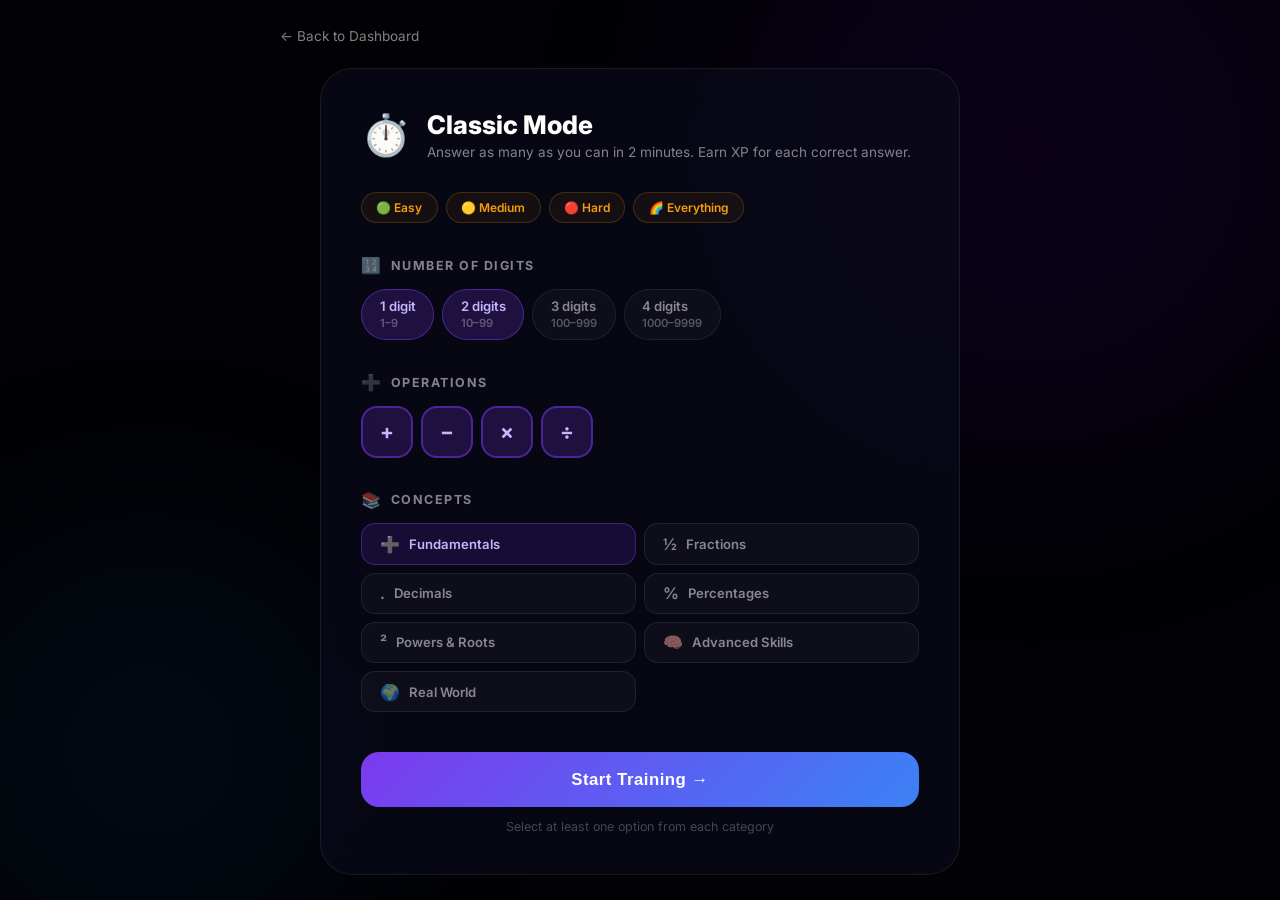
<file: train.html>
<!DOCTYPE html>
<html lang="en">

<head>
    <meta charset="UTF-8">
    <meta name="viewport" content="width=device-width,initial-scale=1.0">
    <title>Train | QuickMaths</title>
    <link rel="preconnect" href="https://fonts.googleapis.com">
    <link
        href="https://fonts.googleapis.com/css2?family=Inter:wght@300;400;500;600;700&family=Playfair+Display:ital,wght@0,700;1,700&display=swap"
        rel="stylesheet">
    <style>
        :root {
            --accent: #7c3aed;
            --bg: #020205;
            --card: rgba(255, 255, 255, .04);
            --border: rgba(255, 255, 255, .08);
            --text2: rgba(255, 255, 255, .5)
        }

        * {
            margin: 0;
            padding: 0;
            box-sizing: border-box
        }

        body {
            background: var(--bg);
            color: #fff;
            font-family: 'Inter', sans-serif;
            min-height: 100vh;
            display: flex;
            align-items: center;
            justify-content: center;
            padding: 1.5rem;
            overflow: auto
        }

        .bg {
            position: fixed;
            inset: 0;
            z-index: 0;
            pointer-events: none
        }

        .n1 {
            position: absolute;
            width: 700px;
            height: 700px;
            border-radius: 50%;
            background: radial-gradient(circle, #3b0086, transparent);
            filter: blur(100px);
            opacity: .2;
            top: -200px;
            right: -100px
        }

        .n2 {
            position: absolute;
            width: 500px;
            height: 500px;
            border-radius: 50%;
            background: radial-gradient(circle, #063b6e, transparent);
            filter: blur(100px);
            opacity: .2;
            bottom: -100px;
            left: -100px
        }

        .wrap {
            position: relative;
            z-index: 10;
            width: 100%;
            max-width: 720px
        }

        .page {
            animation: fadeUp .5s ease;
            display: none
        }

        .page.active {
            display: block
        }

        @keyframes fadeUp {
            from {
                opacity: 0;
                transform: translateY(16px)
            }

            to {
                opacity: 1;
                transform: translateY(0)
            }
        }

        /* CONFIG SCREEN */
        .config-card {
            background: rgba(10, 10, 26, .7);
            backdrop-filter: blur(24px);
            border: 1px solid var(--border);
            border-radius: 32px;
            padding: 2.5rem;
            max-width: 640px;
            margin: 0 auto
        }

        .config-header {
            display: flex;
            align-items: center;
            gap: 1rem;
            margin-bottom: 2rem
        }

        .config-header .mode-icon {
            font-size: 2.5rem
        }

        .config-header h1 {
            font-size: 1.6rem;
            font-weight: 800
        }

        .config-header .mode-desc {
            font-size: .85rem;
            color: var(--text2);
            margin-top: .25rem
        }

        .back-link {
            color: var(--text2);
            text-decoration: none;
            font-size: .85rem;
            display: inline-flex;
            align-items: center;
            gap: .4rem;
            margin-bottom: 1.5rem;
            transition: color .2s
        }

        .back-link:hover {
            color: #fff
        }

        .cfg-section {
            margin-bottom: 2rem
        }

        .cfg-section h3 {
            font-size: .78rem;
            font-weight: 700;
            text-transform: uppercase;
            letter-spacing: 1.5px;
            color: var(--text2);
            margin-bottom: .85rem;
            display: flex;
            align-items: center;
            gap: .5rem
        }

        .cfg-section h3 .cfg-ico {
            font-size: 1rem
        }

        /* Toggle Pills */
        .pill-row {
            display: flex;
            flex-wrap: wrap;
            gap: .5rem
        }

        .pill {
            padding: .55rem 1.1rem;
            border-radius: 100px;
            font-size: .82rem;
            font-weight: 600;
            cursor: pointer;
            transition: all .25s;
            border: 1.5px solid var(--border);
            background: rgba(255, 255, 255, .03);
            color: rgba(255, 255, 255, .5);
            user-select: none
        }

        .pill:hover {
            border-color: rgba(255, 255, 255, .2);
            color: rgba(255, 255, 255, .7)
        }

        .pill.on {
            background: rgba(124, 58, 237, .2);
            border-color: rgba(124, 58, 237, .5);
            color: #c4b5fd
        }

        /* Operation pills - bigger */
        .op-pill {
            width: 52px;
            height: 52px;
            border-radius: 16px;
            font-size: 1.3rem;
            display: flex;
            align-items: center;
            justify-content: center;
            cursor: pointer;
            transition: all .25s;
            border: 2px solid var(--border);
            background: rgba(255, 255, 255, .03);
            color: rgba(255, 255, 255, .4);
            font-weight: 700
        }

        .op-pill:hover {
            border-color: rgba(255, 255, 255, .2);
            color: rgba(255, 255, 255, .7)
        }

        .op-pill.on {
            background: rgba(124, 58, 237, .2);
            border-color: rgba(124, 58, 237, .5);
            color: #c4b5fd
        }

        /* Concept pills */
        .concept-pill {
            display: flex;
            align-items: center;
            gap: .6rem;
            padding: .6rem 1.1rem;
            border-radius: 14px;
            font-size: .82rem;
            font-weight: 600;
            cursor: pointer;
            transition: all .25s;
            border: 1.5px solid var(--border);
            background: rgba(255, 255, 255, .03);
            color: rgba(255, 255, 255, .5)
        }

        .concept-pill:hover {
            border-color: rgba(255, 255, 255, .2);
            color: rgba(255, 255, 255, .7)
        }

        .concept-pill.on {
            background: rgba(124, 58, 237, .15);
            border-color: rgba(124, 58, 237, .4);
            color: #c4b5fd
        }

        .concept-pill .c-icon {
            font-size: 1rem
        }

        .concept-grid {
            display: grid;
            grid-template-columns: 1fr 1fr;
            gap: .5rem
        }

        /* Quick presets */
        .presets {
            display: flex;
            flex-wrap: wrap;
            gap: .5rem;
            margin-bottom: 2rem
        }

        .preset-btn {
            padding: .45rem .9rem;
            border-radius: 100px;
            font-size: .75rem;
            font-weight: 600;
            cursor: pointer;
            transition: all .25s;
            border: 1px solid rgba(245, 158, 11, .2);
            background: rgba(245, 158, 11, .06);
            color: #f59e0b
        }

        .preset-btn:hover {
            background: rgba(245, 158, 11, .15);
            border-color: rgba(245, 158, 11, .4)
        }

        /* Start button */
        .btn-start {
            width: 100%;
            padding: 1.1rem;
            background: linear-gradient(135deg, var(--accent), #3b82f6);
            border: none;
            border-radius: 18px;
            color: #fff;
            font-size: 1.05rem;
            font-weight: 800;
            cursor: pointer;
            transition: all .3s;
            letter-spacing: .5px;
            margin-top: .5rem
        }

        .btn-start:hover {
            transform: translateY(-3px);
            box-shadow: 0 15px 40px rgba(124, 58, 237, .35)
        }

        .select-hint {
            text-align: center;
            font-size: .78rem;
            color: rgba(255, 255, 255, .25);
            margin-top: .75rem
        }

        /* ======= GAME SCREENS ======= */
        /* Timer circle */
        .timer-circle {
            width: 130px;
            height: 130px;
            border-radius: 50%;
            background: conic-gradient(#7c3aed var(--prog, 360deg), rgba(255, 255, 255, .06) 0);
            display: flex;
            align-items: center;
            justify-content: center;
            margin: 0 auto 2rem;
            position: relative
        }

        .timer-circle::before {
            content: '';
            position: absolute;
            inset: 10px;
            border-radius: 50%;
            background: var(--bg)
        }

        .timer-num {
            position: relative;
            z-index: 1;
            font-size: 2rem;
            font-weight: 800;
            color: #fff
        }

        .q-card {
            background: rgba(10, 10, 26, .7);
            backdrop-filter: blur(20px);
            border: 1px solid var(--border);
            border-radius: 32px;
            padding: 2.5rem;
            text-align: center;
            margin-bottom: 1.5rem
        }

        .q-card h2 {
            font-size: 2.6rem;
            font-weight: 800;
            margin-bottom: 1.75rem;
            letter-spacing: -1px;
            word-break: break-word;
            line-height: 1.2
        }

        .game-input {
            width: 100%;
            max-width: 250px;
            padding: 1rem 1.25rem;
            background: rgba(255, 255, 255, .04);
            border: 2px solid rgba(255, 255, 255, .1);
            border-radius: 16px;
            font-size: 1.6rem;
            color: #fff;
            text-align: center;
            outline: none;
            font-family: 'Inter', sans-serif
        }

        .game-input:focus {
            border-color: var(--accent)
        }

        .game-input.correct {
            border-color: #10b981
        }

        .game-input.wrong {
            border-color: #ef4444;
            animation: shake .4s
        }

        @keyframes shake {

            0%,
            100% {
                transform: translateX(0)
            }

            25% {
                transform: translateX(-6px)
            }

            75% {
                transform: translateX(6px)
            }
        }

        .stats-bar {
            display: flex;
            gap: 1.25rem;
            justify-content: center;
            margin-bottom: 2rem;
            flex-wrap: wrap
        }

        .s-pill {
            display: flex;
            align-items: center;
            gap: .5rem;
            background: rgba(255, 255, 255, .05);
            border: 1px solid var(--border);
            border-radius: 100px;
            padding: .4rem 1rem;
            font-size: .85rem;
            font-weight: 600
        }

        .mode-header {
            display: flex;
            align-items: center;
            justify-content: space-between;
            margin-bottom: 1.75rem
        }

        .mode-badge {
            font-size: .75rem;
            font-weight: 700;
            text-transform: uppercase;
            letter-spacing: 1.5px;
            color: var(--text2);
            background: rgba(255, 255, 255, .04);
            border: 1px solid var(--border);
            border-radius: 100px;
            padding: .3rem .85rem
        }

        .exit-btn {
            background: none;
            border: none;
            color: var(--text2);
            font-size: .85rem;
            cursor: pointer;
            transition: color .2s
        }

        .exit-btn:hover {
            color: #fff
        }

        .hint-text {
            text-align: center;
            color: var(--text2);
            font-size: .82rem;
            margin-top: -.5rem
        }

        /* Survival */
        .survival-arena {
            position: relative;
            width: 100%;
            height: 350px;
            background: rgba(10, 10, 26, .6);
            border: 1px solid var(--border);
            border-radius: 24px;
            overflow: hidden;
            margin-bottom: 1.5rem
        }

        .falling-q {
            position: absolute;
            background: rgba(124, 58, 237, .2);
            border: 1px solid rgba(124, 58, 237, .4);
            border-radius: 12px;
            padding: .6rem 1.2rem;
            font-size: 1.1rem;
            font-weight: 700;
            white-space: nowrap;
            animation: fall linear forwards
        }

        @keyframes fall {
            from {
                top: -60px
            }

            to {
                top: 100%
            }
        }

        .ground {
            position: absolute;
            bottom: 0;
            left: 0;
            right: 0;
            height: 6px;
            background: linear-gradient(90deg, #7c3aed, #3b82f6);
            opacity: .3;
            border-radius: 3px
        }

        .surv-input {
            width: 100%;
            padding: 1rem 1.25rem;
            background: rgba(255, 255, 255, .04);
            border: 2px solid rgba(255, 255, 255, .1);
            border-radius: 16px;
            font-size: 1.4rem;
            color: #fff;
            text-align: center;
            outline: none
        }

        .surv-input:focus {
            border-color: #7c3aed
        }

        /* Results */
        .res-card {
            background: rgba(10, 10, 26, .7);
            backdrop-filter: blur(20px);
            border: 1px solid var(--border);
            border-radius: 32px;
            padding: 3rem;
            text-align: center;
            width: 100%
        }

        .res-card h1 {
            font-size: 2rem;
            font-weight: 800;
            margin-bottom: 2rem
        }

        .grid2 {
            display: grid;
            grid-template-columns: 1fr 1fr;
            gap: 1rem;
            margin-bottom: 2rem
        }

        .sbox {
            background: rgba(255, 255, 255, .04);
            border: 1px solid var(--border);
            border-radius: 18px;
            padding: 1.5rem
        }

        .sbox label {
            display: block;
            font-size: .72rem;
            text-transform: uppercase;
            letter-spacing: 1.5px;
            color: var(--text2);
            margin-bottom: .5rem
        }

        .sbox .v {
            font-size: 2rem;
            font-weight: 700
        }

        .btn-row {
            display: flex;
            gap: 1rem;
            justify-content: center;
            flex-wrap: wrap
        }

        .btn-primary {
            padding: .85rem 2rem;
            background: linear-gradient(135deg, #7c3aed, #3b82f6);
            border: none;
            border-radius: 14px;
            color: #fff;
            font-size: .95rem;
            font-weight: 700;
            cursor: pointer;
            transition: all .25s;
            text-decoration: none;
            display: inline-block
        }

        .btn-primary:hover {
            transform: translateY(-2px)
        }

        .btn-sec {
            padding: .85rem 1.5rem;
            background: rgba(255, 255, 255, .05);
            border: 1px solid var(--border);
            border-radius: 14px;
            color: rgba(255, 255, 255, .7);
            font-size: .95rem;
            font-weight: 600;
            cursor: pointer;
            transition: all .25s;
            text-decoration: none;
            display: inline-block
        }
    </style>
</head>

<body>
    <div class="bg">
        <div class="n1"></div>
        <div class="n2"></div>
    </div>
    <div class="wrap">

        <!-- ============ CONFIG SCREEN ============ -->
        <div id="config-page" class="page active">
            <a href="dashboard.html" class="back-link">← Back to Dashboard</a>
            <div class="config-card">
                <div class="config-header">
                    <span class="mode-icon" id="cfg-mode-icon">⏱️</span>
                    <div>
                        <h1 id="cfg-mode-title">Classic Mode</h1>
                        <div class="mode-desc" id="cfg-mode-desc">Answer as many as you can in 2 minutes</div>
                    </div>
                </div>

                <!-- Quick Presets -->
                <div class="presets">
                    <div class="preset-btn" onclick="applyPreset('easy')">🟢 Easy</div>
                    <div class="preset-btn" onclick="applyPreset('medium')">🟡 Medium</div>
                    <div class="preset-btn" onclick="applyPreset('hard')">🔴 Hard</div>
                    <div class="preset-btn" onclick="applyPreset('all')">🌈 Everything</div>
                </div>

                <!-- DIGITS -->
                <div class="cfg-section">
                    <h3><span class="cfg-ico">🔢</span> Number of Digits</h3>
                    <div class="pill-row" id="digit-pills">
                        <div class="pill on" data-val="1">1 digit<br><span
                                style="font-size:.7rem;color:rgba(255,255,255,.3)">1–9</span></div>
                        <div class="pill on" data-val="2">2 digits<br><span
                                style="font-size:.7rem;color:rgba(255,255,255,.3)">10–99</span></div>
                        <div class="pill" data-val="3">3 digits<br><span
                                style="font-size:.7rem;color:rgba(255,255,255,.3)">100–999</span></div>
                        <div class="pill" data-val="4">4 digits<br><span
                                style="font-size:.7rem;color:rgba(255,255,255,.3)">1000–9999</span></div>
                    </div>
                </div>

                <!-- OPERATIONS -->
                <div class="cfg-section">
                    <h3><span class="cfg-ico">➕</span> Operations</h3>
                    <div class="pill-row" id="op-pills">
                        <div class="op-pill on" data-val="+">+</div>
                        <div class="op-pill on" data-val="-">−</div>
                        <div class="op-pill on" data-val="×">×</div>
                        <div class="op-pill on" data-val="÷">÷</div>
                    </div>
                </div>

                <!-- CONCEPTS -->
                <div class="cfg-section">
                    <h3><span class="cfg-ico">📚</span> Concepts</h3>
                    <div class="concept-grid" id="concept-pills">
                        <div class="concept-pill on" data-val="s1"><span class="c-icon">➕</span> Fundamentals</div>
                        <div class="concept-pill" data-val="s2"><span class="c-icon">½</span> Fractions</div>
                        <div class="concept-pill" data-val="s3"><span class="c-icon">.</span> Decimals</div>
                        <div class="concept-pill" data-val="s4"><span class="c-icon">%</span> Percentages</div>
                        <div class="concept-pill" data-val="s5"><span class="c-icon">²</span> Powers & Roots</div>
                        <div class="concept-pill" data-val="s6"><span class="c-icon">🧠</span> Advanced Skills</div>
                        <div class="concept-pill" data-val="s7"><span class="c-icon">🌍</span> Real World</div>
                    </div>
                </div>

                <button class="btn-start" onclick="beginGame()">Start Training →</button>
                <div class="select-hint">Select at least one option from each category</div>
            </div>
        </div>

        <!-- ============ CLASSIC MODE ============ -->
        <div id="classic-page" class="page">
            <div class="mode-header">
                <div class="mode-badge">⏱️ Classic Mode</div>
                <button class="exit-btn" onclick="exitTrain()">✕ Exit</button>
            </div>
            <div class="timer-circle" id="classic-circle">
                <div class="timer-num" id="classic-timer">2:00</div>
            </div>
            <div class="stats-bar">
                <div class="s-pill">✓ <span id="c-correct">0</span></div>
                <div class="s-pill">✗ <span id="c-wrong">0</span></div>
                <div class="s-pill">⚡ <span id="c-qnum">0</span> answered</div>
            </div>
            <div class="q-card">
                <h2 id="c-question">…</h2>
                <input type="text" class="game-input" id="classic-input" placeholder="?" autocomplete="off">
            </div>
            <p class="hint-text">Press Enter to submit</p>
        </div>

        <!-- ============ ENDLESS MODE ============ -->
        <div id="endless-page" class="page">
            <div class="mode-header">
                <div class="mode-badge">♾️ Endless Mode</div>
                <button class="exit-btn" onclick="exitTrain()">✕ Exit</button>
            </div>
            <div class="stats-bar">
                <div class="s-pill">🔥 Streak: <span id="e-streak">0</span></div>
                <div class="s-pill">✓ <span id="e-correct">0</span></div>
            </div>
            <div class="q-card">
                <h2 id="e-question">…</h2>
                <input type="text" class="game-input" id="endless-input" placeholder="?" autocomplete="off">
            </div>
            <p class="hint-text">Press Enter to submit &bull; One wrong answer ends the game</p>
        </div>

        <!-- ============ SURVIVAL MODE ============ -->
        <div id="survival-page" class="page">
            <div class="mode-header">
                <div class="mode-badge">🎯 Survival Mode</div>
                <div class="s-pill">✓ <span id="surv-score">0</span></div>
                <button class="exit-btn" onclick="exitTrain()">✕ Exit</button>
            </div>
            <div class="survival-arena" id="arena">
                <div class="ground"></div>
            </div>
            <input type="text" class="surv-input" id="surv-input" placeholder="Type answer and press Enter…"
                autocomplete="off">
        </div>

        <!-- ============ RESULTS ============ -->
        <div id="results-page" class="page">
            <div class="res-card">
                <h1 id="res-title">Nice Work!</h1>
                <div class="grid2" id="res-grid"></div>
                <div class="btn-row">
                    <button class="btn-primary" onclick="restart()">Play Again</button>
                    <button class="btn-primary" onclick="reconfigure()"
                        style="background:rgba(255,255,255,.06);border:1px solid var(--border)">Change Settings</button>
                    <a href="dashboard.html" class="btn-sec">Dashboard</a>
                </div>
            </div>
        </div>

    </div><!-- .wrap -->

    <script src="data.js"></script>
    <script>
        const mode = sessionStorage.getItem('qm_train_mode') || 'classic';

        // ============ CONFIG STATE ============
        const modeInfo = {
            classic: { icon: '⏱️', title: 'Classic Mode', desc: 'Answer as many as you can in 2 minutes. Earn XP for each correct answer.' },
            endless: { icon: '♾️', title: 'Endless Mode', desc: 'Keep going until you get one wrong. How long can you survive?' },
            survival: { icon: '🎯', title: 'Survival Mode', desc: 'Equations fall from the sky! Answer before they hit the ground.' }
        };
        const mi = modeInfo[mode] || modeInfo.classic;
        document.getElementById('cfg-mode-icon').textContent = mi.icon;
        document.getElementById('cfg-mode-title').textContent = mi.title;
        document.getElementById('cfg-mode-desc').textContent = mi.desc;

        // Toggle pill logic
        function initPills(containerId) {
            document.querySelectorAll(`#${containerId} .pill, #${containerId} .op-pill, #${containerId} .concept-pill`).forEach(pill => {
                pill.addEventListener('click', () => {
                    pill.classList.toggle('on');
                });
            });
        }
        initPills('digit-pills');
        initPills('op-pills');
        initPills('concept-pills');

        function getSelected(containerId) {
            return [...document.querySelectorAll(`#${containerId} .on`)].map(p => p.dataset.val);
        }

        // Presets
        function applyPreset(preset) {
            // Reset all
            document.querySelectorAll('.pill,.op-pill,.concept-pill').forEach(p => p.classList.remove('on'));

            switch (preset) {
                case 'easy':
                    setOn('digit-pills', ['1', '2']);
                    setOn('op-pills', ['+', '-']);
                    setOn('concept-pills', ['s1']);
                    break;
                case 'medium':
                    setOn('digit-pills', ['2', '3']);
                    setOn('op-pills', ['+', '-', '×', '÷']);
                    setOn('concept-pills', ['s1', 's4']);
                    break;
                case 'hard':
                    setOn('digit-pills', ['2', '3', '4']);
                    setOn('op-pills', ['+', '-', '×', '÷']);
                    setOn('concept-pills', ['s1', 's4', 's5', 's6']);
                    break;
                case 'all':
                    document.querySelectorAll('.pill,.op-pill,.concept-pill').forEach(p => p.classList.add('on'));
                    break;
            }
        }
        function setOn(container, vals) {
            document.querySelectorAll(`#${container} [data-val]`).forEach(p => {
                if (vals.includes(p.dataset.val)) p.classList.add('on');
            });
        }

        // ============ BUILD CONFIG + START ============
        let trainConfig = {};

        function beginGame() {
            const digits = getSelected('digit-pills').map(Number);
            const ops = getSelected('op-pills');
            const concepts = getSelected('concept-pills');

            if (digits.length === 0 || (ops.length === 0 && concepts.includes('s1') && concepts.length === 1)) {
                alert('Please select at least one option from each category.');
                return;
            }
            if (concepts.length === 0) {
                alert('Please select at least one concept.');
                return;
            }

            trainConfig = { digits, ops, concepts };
            sessionStorage.setItem('qm_train_config', JSON.stringify(trainConfig));

            showPage('config-page', false);
            if (mode === 'classic') startClassic();
            else if (mode === 'endless') startEndless();
            else if (mode === 'survival') startSurvival();
        }

        function showPage(id, show) {
            document.getElementById(id).classList.toggle('active', show);
        }

        function newQ() {
            return QGen.configuredQ(trainConfig);
        }

        // ============ GAME STATE ============
        let cCorrect = 0, cWrong = 0, cTotal = 0, classicInterval = null, classicSecs = 120;
        let currentQ = null, survScore = 0, survItems = [], survInterval = null, survSpeed = 8000, survActive = true;

        // ============ CLASSIC ============
        function startClassic() {
            showPage('classic-page', true);
            nextClassicQ();
            const circle = document.getElementById('classic-circle');
            classicInterval = setInterval(() => {
                classicSecs--;
                const m = Math.floor(classicSecs / 60), s = classicSecs % 60;
                document.getElementById('classic-timer').textContent = `${m}:${s.toString().padStart(2, '0')}`;
                const deg = (classicSecs / 120) * 360;
                circle.style.setProperty('--prog', deg + 'deg');
                if (classicSecs <= 0) { clearInterval(classicInterval); showClassicResults(); }
            }, 1000);

            document.getElementById('classic-input').addEventListener('keyup', classicHandler);
        }

        function classicHandler(e) {
            if (e.key !== 'Enter') return;
            const inp = e.target;
            const v = inp.value.trim();
            if (!v) return;
            const isCorrect = checkAnswer(v, currentQ);
            if (isCorrect) { cCorrect++; inp.className = 'game-input correct'; }
            else { cWrong++; inp.className = 'game-input wrong'; }
            cTotal++;
            document.getElementById('c-correct').textContent = cCorrect;
            document.getElementById('c-wrong').textContent = cWrong;
            document.getElementById('c-qnum').textContent = cTotal;
            setTimeout(nextClassicQ, 250);
        }

        function nextClassicQ() {
            currentQ = newQ();
            document.getElementById('c-question').textContent = currentQ.q;
            const inp = document.getElementById('classic-input');
            inp.value = ''; inp.className = 'game-input'; inp.focus();
        }

        function showClassicResults() {
            document.getElementById('classic-input').removeEventListener('keyup', classicHandler);
            const xp = cCorrect;
            if (xp > 0) QM.addXP(xp);
            showPage('classic-page', false);
            showResults('Classic Complete ⏱️', [
                ['Correct', cCorrect], ['Wrong', cWrong],
                ['Answered', cTotal], ['+XP', xp]
            ]);
        }

        // ============ ENDLESS ============
        function startEndless() {
            showPage('endless-page', true);
            nextEndlessQ();
            document.getElementById('endless-input').addEventListener('keyup', endlessHandler);
        }

        function endlessHandler(e) {
            if (e.key !== 'Enter') return;
            const inp = e.target;
            const v = inp.value.trim();
            if (!v) return;
            const correct = checkAnswer(v, currentQ);
            if (correct) {
                cCorrect++;
                document.getElementById('e-correct').textContent = cCorrect;
                document.getElementById('e-streak').textContent = cCorrect;
                inp.className = 'game-input correct';
                setTimeout(nextEndlessQ, 250);
            } else {
                inp.className = 'game-input wrong';
                setTimeout(() => {
                    showPage('endless-page', false);
                    showResults('Game Over ♾️', [
                        ['Correct', cCorrect], ['Streak', cCorrect]
                    ]);
                }, 600);
            }
        }

        function nextEndlessQ() {
            currentQ = newQ();
            document.getElementById('e-question').textContent = currentQ.q;
            const inp = document.getElementById('endless-input');
            inp.value = ''; inp.className = 'game-input'; inp.focus();
        }

        // ============ SURVIVAL ============
        function startSurvival() {
            showPage('survival-page', true);
            spawnFalling();
            survInterval = setInterval(() => {
                if (!survActive) return;
                spawnFalling();
                survSpeed = Math.max(3000, survSpeed - 100);
            }, 3000);

            document.getElementById('surv-input').addEventListener('keyup', survHandler);
            document.getElementById('surv-input').focus();
        }

        function survHandler(e) {
            if (e.key !== 'Enter' || !survActive) return;
            const inp = e.target;
            const v = parseFloat(inp.value.trim());
            inp.value = '';
            if (isNaN(v)) return;
            const idx = survItems.findIndex(i => Math.abs(v - i.q.a) < 0.05);
            if (idx !== -1) {
                survItems[idx].el.remove();
                survItems.splice(idx, 1);
                survScore++;
                document.getElementById('surv-score').textContent = survScore;
                inp.style.borderColor = '#10b981';
                setTimeout(() => inp.style.borderColor = '', 400);
            }
        }

        function spawnFalling() {
            const q = newQ();
            const el = document.createElement('div');
            el.className = 'falling-q';
            el.textContent = q.q;
            const arena = document.getElementById('arena');
            el.style.left = Math.random() * 70 + '%';
            el.style.animationDuration = survSpeed + 'ms';
            arena.appendChild(el);
            const item = { q, el };
            survItems.push(item);

            el.addEventListener('animationend', () => {
                if (!survActive) return;
                survActive = false;
                clearInterval(survInterval);
                el.remove();
                const xp = Math.floor(survScore / 3);
                if (xp > 0) QM.addXP(xp);
                showPage('survival-page', false);
                showResults('Game Over 🎯', [
                    ['Answered', survScore], ['+XP', xp]
                ]);
            });
        }

        // ============ SHARED ============
        function checkAnswer(val, q) {
            if (q.isText) {
                return val.replace(/\s/g, '').toLowerCase() === String(q.a).replace(/\s/g, '').toLowerCase();
            }
            const numVal = parseFloat(val);
            return !isNaN(numVal) && Math.abs(numVal - q.a) < 0.05;
        }

        function showResults(title, stats) {
            showPage('results-page', true);
            document.getElementById('res-title').textContent = title;
            const grid = document.getElementById('res-grid');
            grid.innerHTML = '';
            stats.forEach(([label, val]) => {
                const b = document.createElement('div');
                b.className = 'sbox';
                b.innerHTML = `<label>${label}</label><div class="v">${val}</div>`;
                grid.appendChild(b);
            });
        }

        function restart() {
            // Re-use same config, just reload
            sessionStorage.setItem('qm_train_mode', mode);
            window.location.reload();
            // After reload, auto-start with saved config
        }

        function reconfigure() {
            sessionStorage.setItem('qm_train_mode', mode);
            window.location.reload();
        }

        function exitTrain() {
            clearInterval(classicInterval);
            clearInterval(survInterval);
            window.location.href = 'dashboard.html';
        }

        // Auto-start if config was saved from a "Play Again"
        (function () {
            const saved = sessionStorage.getItem('qm_train_config');
            // Don't auto-start — always show config screen first
            // User presses "Start Training" to begin
        })();
    </script>
</body>

</html>
</file>
<file: style.css>
:root {
    --bg-color: #050505;
    --text-color: #ffffff;
    --text-secondary: #a1a1a1;
    --accent-color: #3b82f6;
    --glass-bg: rgba(255, 255, 255, 0.03);
    --glass-border: rgba(255, 255, 255, 0.08);
    --glass-shadow: 0 8px 32px 0 rgba(0, 0, 0, 0.37);
    --grid-color: rgba(255, 255, 255, 0.03);
}

* {
    margin: 0;
    padding: 0;
    box-sizing: border-box;
}

/* Global Page Styles */
body {
    background-color: var(--bg-color);
    color: var(--text-color);
    font-family: 'Inter', sans-serif;
    overflow-x: hidden;
    line-height: 1.6;
}


/* Hero Section */
/* Hero Section */
.hero {
    display: flex;
    flex-direction: column;
    align-items: center;
    text-align: center;
    padding: 12rem 5% 15rem;
    position: relative;
    overflow: hidden;
    background: #020205;
    min-height: 90vh;
    justify-content: center;
}

/* Background Effects Container */
.hero .background-effects {
    position: absolute;
    top: 0;
    left: 0;
    width: 100%;
    height: 100%;
    z-index: 0;
    pointer-events: none;
    background: #000;
    /* Pitch black base */
}

.hero-video {
    position: absolute;
    top: 0;
    left: 0;
    width: 100%;
    height: 100%;
    object-fit: cover;
    opacity: 0.6;
    z-index: -1;
}

/* Layered Starfield */
.starfield {
    position: absolute;
    top: 0;
    left: 0;
    width: 100%;
    height: 100%;
    opacity: 0.4;
}

.starfield::before {
    content: '';
    position: absolute;
    width: 100%;
    height: 100%;
    background-image:
        radial-gradient(1.2px 1.2px at 15% 20%, #fff, transparent),
        radial-gradient(1px 1px at 35% 60%, #fff, transparent),
        radial-gradient(1.5px 1.5px at 65% 30%, #fff, transparent),
        radial-gradient(1px 1px at 85% 75%, #fff, transparent),
        radial-gradient(1.2px 1.2px at 45% 10%, #fff, transparent),
        radial-gradient(1px 1px at 10% 85%, #fff, transparent);
    background-size: 300px 300px;
    opacity: 0.8;
}

.starfield::after {
    content: '';
    position: absolute;
    width: 100%;
    height: 100%;
    background-image:
        radial-gradient(2px 2px at 15% 15%, rgba(255, 255, 255, 0.8), transparent),
        radial-gradient(2.5px 2.5px at 35% 65%, rgba(255, 255, 255, 0.7), transparent),
        radial-gradient(2px 2px at 65% 25%, rgba(255, 255, 255, 0.8), transparent),
        radial-gradient(3px 3px at 85% 55%, rgba(255, 255, 255, 0.6), transparent),
        radial-gradient(2px 2px at 45% 85%, rgba(255, 255, 255, 0.8), transparent);
    background-size: 400px 400px;
    opacity: 0.6;
    animation: starTwinkle 4s ease-in-out infinite alternate;
}

/* Nebula Clouds */
.nebula-1 {
    position: absolute;
    top: 10%;
    left: -10%;
    width: 80%;
    height: 70%;
    background: radial-gradient(circle at center, rgba(139, 92, 246, 0.15), transparent 70%);
    filter: blur(100px);
    border-radius: 50%;
    animation: nebulaMove 20s infinite alternate linear;
}

.nebula-2 {
    position: absolute;
    bottom: 20%;
    right: -10%;
    width: 70%;
    height: 60%;
    background: radial-gradient(circle at center, rgba(37, 99, 235, 0.1), transparent 70%);
    filter: blur(120px);
    border-radius: 50%;
    animation: nebulaMove 25s infinite alternate-reverse linear;
}

/* Vibrant Galaxy Arc (Deep Purples & Indigo) */
.galaxy-arc {
    position: absolute;
    bottom: -40%;
    left: 50%;
    transform: translateX(-50%);
    width: 180%;
    height: 120%;
    background: radial-gradient(ellipse at top center,
            rgba(124, 58, 237, 0.6) 0%,
            rgba(67, 56, 202, 0.4) 25%,
            rgba(30, 58, 138, 0.3) 45%,
            transparent 75%);
    filter: blur(100px);
    border-radius: 50%;
    animation: galaxyPulse 8s ease-in-out infinite alternate;
}

/* The sharper white horizon arc glow */
.horizon-glow {
    position: absolute;
    bottom: -8%;
    left: 50%;
    transform: translateX(-50%);
    width: 250%;
    height: 50%;
    background: radial-gradient(ellipse at top center,
            rgba(255, 255, 255, 0.25) 0%,
            rgba(139, 92, 246, 0.2) 35%,
            transparent 80%);
    border-top: 1.5px solid rgba(255, 255, 255, 0.3);
    box-shadow: 0 -15px 40px rgba(139, 92, 246, 0.3);
    border-radius: 50%;
}

@keyframes nebulaMove {
    from {
        transform: translate(0, 0) scale(1);
    }

    to {
        transform: translate(50px, 30px) scale(1.1);
    }
}

@keyframes starTwinkle {
    from {
        opacity: 0.4;
    }

    to {
        opacity: 0.8;
    }
}

@keyframes galaxyPulse {
    from {
        opacity: 0.8;
        transform: translateX(-50%) scale(1);
    }

    to {
        opacity: 1;
        transform: translateX(-50%) scale(1.04);
    }
}

.hero>* {
    position: relative;
    z-index: 2;
}

.badge {
    background: var(--glass-bg);
    border: 1px solid var(--glass-border);
    padding: 0.5rem 1rem;
    border-radius: 100px;
    font-size: 0.8rem;
    font-weight: 500;
    color: var(--text-secondary);
    margin-bottom: 2rem;
}

h1 {
    font-size: 5rem;
    font-weight: 700;
    line-height: 1.1;
    margin-bottom: 2rem;
    letter-spacing: -2px;
}

.italic-serif {
    font-family: 'Playfair Display', serif;
    font-style: italic;
    font-weight: 700;
}

.subtitle {
    font-size: 1.25rem;
    color: var(--text-secondary);
    max-width: 700px;
    margin-bottom: 4rem;
}

/* Dashboard */
.dashboard-container {
    width: 100%;
    max-width: 1000px;
    perspective: 1000px;
}

.glass-dashboard {
    background: var(--glass-bg);
    backdrop-filter: blur(20px);
    -webkit-backdrop-filter: blur(20px);
    border: 1px solid var(--glass-border);
    border-radius: 24px;
    display: flex;
    min-height: 500px;
    overflow: hidden;
    box-shadow: var(--glass-shadow);
}

.sidebar {
    width: 200px;
    border-right: 1px solid var(--glass-border);
    padding: 2rem 1rem;
    display: flex;
    flex-direction: column;
    gap: 0.5rem;
}

.sidebar-item {
    display: flex;
    align-items: center;
    gap: 1rem;
    padding: 0.8rem 1rem;
    border-radius: 12px;
    cursor: pointer;
    transition: background 0.3s, color 0.3s;
    color: var(--text-secondary);
}

.sidebar-item:hover {
    background: rgba(255, 255, 255, 0.05);
    color: var(--text-color);
}

.sidebar-item.active {
    background: rgba(255, 255, 255, 0.1);
    color: var(--text-color);
    font-weight: 600;
}

.content {
    flex: 1;
    padding: 3rem;
    text-align: left;
}

.content h2 {
    font-size: 2rem;
    margin-bottom: 1rem;
}

.content p {
    color: var(--text-secondary);
    margin-bottom: 2rem;
}

.card-grid {
    display: grid;
    grid-template-columns: repeat(auto-fill, minmax(200px, 1fr));
    gap: 1.5rem;
}

.mini-card {
    background: rgba(255, 255, 255, 0.03);
    border: 1px solid var(--glass-border);
    padding: 2rem 1.5rem;
    border-radius: 16px;
    font-weight: 500;
    transition: border-color 0.3s, background 0.3s;
    cursor: pointer;
}

.mini-card:hover {
    border-color: rgba(255, 255, 255, 0.2);
    background: rgba(255, 255, 255, 0.05);
}

/* Animations */
@keyframes fadeInUp {
    from {
        opacity: 0;
        transform: translateY(20px);
    }

    to {
        opacity: 1;
        transform: translateY(0);
    }
}

.hero>* {
    opacity: 0;
    animation: fadeInUp 0.8s ease forwards;
}

.hero .badge {
    animation-delay: 0.1s;
}

.hero h1 {
    animation-delay: 0.3s;
}

.hero .subtitle {
    animation-delay: 0.5s;
}

.hero .dashboard-container {
    animation-delay: 0.7s;
}

/* Infinite Skills Section (buildmyagent.io style) */
.infinite-skills {
    padding: 8rem 5%;
    background: radial-gradient(circle at 50% 50%, rgba(59, 130, 246, 0.03) 0%, transparent 70%);
    overflow: hidden;
}

.skills-header {
    text-align: center;
    margin-bottom: 4rem;
}

.skills-header h2 {
    font-size: 3.5rem;
    margin: 1rem 0;
}

.skills-header .badge {
    margin-bottom: 0;
}

.skills-container {
    display: flex;
    align-items: center;
    justify-content: center;
    gap: 6rem;
    max-width: 1400px;
    margin: 0 auto;
    position: relative;
    width: 100%;
}

/* Left Side: Scrolling Marquee Grid */
.marquee-wrapper {
    flex: 1;
    overflow: hidden;
    position: relative;
    /* Fade masks on left/right */
    -webkit-mask-image: linear-gradient(to right, transparent, black 15%, black 85%, transparent);
    mask-image: linear-gradient(to right, transparent, black 15%, black 85%, transparent);
    max-width: 800px;
}

.marquee {
    display: flex;
    flex-direction: column;
    gap: 1.5rem;
}

.marquee-row {
    display: flex;
    gap: 1.5rem;
    width: max-content;
    flex-wrap: nowrap;
    /* CRITICAL: Prevents wrapping */
}

/* Animations */
@keyframes scrollLeft {
    0% {
        transform: translateX(0);
    }

    100% {
        transform: translateX(-50%);
    }
}

@keyframes scrollRight {
    0% {
        transform: translateX(-50%);
    }

    100% {
        transform: translateX(0);
    }
}

.marquee-row.normal {
    animation: scrollLeft 30s linear infinite;
}

.marquee-row.reverse {
    animation: scrollRight 35s linear infinite;
}

.marquee-row:hover {
    animation-play-state: paused;
}

/* Skill Card Style (Boxy like reference) */
.skill-app {
    background: rgba(10, 10, 26, 0.6);
    border: 1px solid rgba(255, 255, 255, 0.08);
    width: 160px;
    height: 140px;
    border-radius: 20px;
    display: flex;
    flex-direction: column;
    /* Icon Top, Text Bottom */
    align-items: center;
    justify-content: center;
    gap: 1rem;
    transition: all 0.3s cubic-bezier(0.25, 0.8, 0.25, 1);
    backdrop-filter: blur(10px);
    flex-shrink: 0;
    /* CRITICAL: Prevents squishing */
}

.skill-app:hover {
    border-color: rgba(255, 255, 255, 0.2);
    background: rgba(255, 255, 255, 0.08);
    transform: translateY(-5px) scale(1.05);
    /* Slight lift */
    box-shadow: 0 15px 35px -10px rgba(0, 0, 0, 0.5);
    z-index: 10;
}

.app-icon {
    width: 50px;
    height: 50px;
    border-radius: 14px;
    display: flex;
    align-items: center;
    justify-content: center;
    font-size: 1.5rem;
    font-weight: 700;
    color: white;
    box-shadow: 0 4px 15px rgba(0, 0, 0, 0.2);
}

.skill-app span {
    font-weight: 500;
    font-size: 0.95rem;
    color: var(--text-secondary);
}

/* Specific App Colors */
.addition .app-icon {
    background: #3b82f6;
}

.subtraction .app-icon {
    background: #ef4444;
}

.multiplication .app-icon {
    background: #10b981;
}

.division .app-icon {
    background: #f59e0b;
}

.percentage .app-icon {
    background: #8b5cf6;
}

.fractions .app-icon {
    background: #ec4899;
}

.root .app-icon {
    background: #06b6d4;
}

.power .app-icon {
    background: #f43f5e;
}

.integral .app-icon {
    background: #14b8a6;
}

.pi .app-icon {
    background: #eab308;
}

.sigma .app-icon {
    background: #6366f1;
}

.delta .app-icon {
    background: #f97316;
}

/* Floating Mascot Section */
.floating-mascot {
    width: 350px;
    display: flex;
    flex-direction: column;
    align-items: center;
    justify-content: center;
    position: relative;
    flex-shrink: 0;
}

.mascot-inner.calculator-blue {
    width: 200px;
    height: 260px;
    background: linear-gradient(135deg, #2563eb 0%, #1d4ed8 100%);
    border-radius: 30px;
    display: flex;
    align-items: center;
    justify-content: center;
    color: white;
    box-shadow: 0 25px 50px -12px rgba(37, 99, 235, 0.5);
    transform: rotate(-10deg);
    animation: float 6s ease-in-out infinite;
    margin-bottom: 3rem;
    position: relative;
    border: 1px solid rgba(255, 255, 255, 0.2);
    z-index: 2;
    padding: 20px;
}

.calculator-body {
    width: 100%;
    height: 100%;
    display: flex;
    flex-direction: column;
    gap: 15px;
}

.calc-screen {
    background: #0f172a;
    border-radius: 12px;
    height: 50px;
    width: 100%;
    display: flex;
    align-items: center;
    justify-content: flex-end;
    padding: 0 15px;
    border: 1px solid rgba(255, 255, 255, 0.1);
}

.calc-text {
    font-family: 'Courier New', Courier, monospace;
    font-size: 1.2rem;
    color: #60a5fa;
    font-weight: 700;
}

.calc-buttons {
    display: grid;
    grid-template-columns: repeat(3, 1fr);
    gap: 8px;
    flex: 1;
}

.calc-buttons span {
    background: rgba(255, 255, 255, 0.1);
    border-radius: 6px;
    width: 100%;
    height: 100%;
}

.calc-buttons .calc-accent {
    background: #60a5fa;
    grid-column: span 3;
    height: 20px;
}

@keyframes float {

    0%,
    100% {
        transform: translateY(0) translateX(-10px) rotate(-8deg);
    }

    50% {
        transform: translateY(-15px) translateX(10px) rotate(-4deg);
    }
}

.btn-browse {
    background: rgba(255, 255, 255, 0.08);
    border: 1px solid rgba(255, 255, 255, 0.15);
    color: white;
    padding: 1rem 2rem;
    border-radius: 100px;
    font-weight: 500;
    font-size: 1rem;
    cursor: pointer;
    transition: all 0.3s;
    backdrop-filter: blur(10px);
}

.btn-browse:hover {
    background: rgba(255, 255, 255, 0.15);
    border-color: rgba(255, 255, 255, 0.3);
    transform: translateY(-2px);
}

/* Tailored Section */
.tailored-section {
    padding: 10rem 5%;
    text-align: center;
    background: radial-gradient(circle at 10% 50%, rgba(139, 92, 246, 0.04) 0%, transparent 40%);
}

.tailored-section .container {
    max-width: 1000px;
    margin: 0 auto;
}

.tailored-section h2 {
    font-size: 3.5rem;
    margin: 1.5rem 0 2rem;
    letter-spacing: -2px;
}

.tailored-section .subtitle {
    margin: 0 auto 4rem;
    font-size: 1.2rem;
    color: var(--text-secondary);
}

.motto-grid {
    display: grid;
    grid-template-columns: 1fr 1fr;
    gap: 2rem;
    margin-top: 4rem;
}

.motto-item {
    background: var(--glass-bg);
    border: 1px solid var(--glass-border);
    padding: 3rem 2rem;
    border-radius: 24px;
    transition: transform 0.3s;
}

.motto-item:hover {
    transform: translateY(-10px);
    border-color: rgba(255, 255, 255, 0.15);
}

.motto-icon {
    font-size: 2.5rem;
    margin-bottom: 1.5rem;
}

.motto-item h3 {
    font-size: 1.25rem;
    font-weight: 600;
    line-height: 1.4;
    color: var(--text-color);
}

/* Train Section */
.train-section {
    padding: 10rem 5%;
}

.train-section .container {
    max-width: 1200px;
    margin: 0 auto;
}

.train-box {
    background: linear-gradient(135deg, rgba(255, 255, 255, 0.03) 0%, rgba(255, 255, 255, 0.01) 100%);
    border: 1px solid var(--glass-border);
    border-radius: 40px;
    padding: 5rem;
    display: flex;
    align-items: center;
    gap: 4rem;
    position: relative;
    overflow: hidden;
}

.train-content {
    flex: 1;
    position: relative;
    z-index: 2;
}

.train-content h2 {
    font-size: 3rem;
    margin-bottom: 1.5rem;
}

.train-content p {
    font-size: 1.1rem;
    color: var(--text-secondary);
    margin-bottom: 2.5rem;
    max-width: 500px;
}

.train-list {
    list-style: none;
    display: flex;
    flex-direction: column;
    gap: 1rem;
}

.train-list li {
    font-size: 1.1rem;
    display: flex;
    align-items: center;
    gap: 0.8rem;
}

.train-visual {
    flex: 1;
    height: 300px;
    position: relative;
    display: flex;
    align-items: center;
    justify-content: center;
}

.visual-circle {
    width: 250px;
    height: 250px;
    border-radius: 50%;
    border: 2px dashed rgba(255, 255, 255, 0.1);
    animation: rotateCircle 20s linear infinite;
}

.visual-glow {
    position: absolute;
    width: 150px;
    height: 150px;
    background: var(--accent-color);
    filter: blur(80px);
    opacity: 0.3;
    animation: pulseGlow 4s ease-in-out infinite;
}

@keyframes rotateCircle {
    from {
        transform: rotate(0deg);
    }

    to {
        transform: rotate(360deg);
    }
}

@keyframes pulseGlow {

    0%,
    100% {
        opacity: 0.2;
        transform: scale(1);
    }

    50% {
        opacity: 0.4;
        transform: scale(1.2);
    }
}

/* CTA Section */
.cta-section {
    padding: 10rem 5%;
    text-align: center;
    display: flex;
    flex-direction: column;
    align-items: center;
    background: radial-gradient(circle at 50% 100%, rgba(59, 130, 246, 0.05) 0%, transparent 50%);
}

.cta-section h2 {
    font-size: 4rem;
    margin-bottom: 3rem;
    letter-spacing: -2px;
}

.btn-primary.large {
    padding: 1.2rem 2.5rem;
    font-size: 1.1rem;
    border-radius: 100px;
    background: var(--text-color);
    color: var(--bg-color);
}

/* Responsive */
@media (max-width: 1100px) {
    .skills-container {
        flex-direction: column-reverse;
        gap: 4rem;
    }

    .marquee-wrapper {
        max-width: 100%;
    }

    .floating-mascot {
        width: 100%;
        margin-top: 2rem;
    }
}

@media (max-width: 768px) {
    h1 {
        font-size: 3rem;
    }

    .glass-dashboard {
        flex-direction: column;
    }

    .sidebar {
        width: 100%;
        flex-direction: row;
        overflow-x: auto;
    }
}

/* Quiz Overlay */
.quiz-overlay {
    position: fixed;
    top: 0;
    left: 0;
    width: 100%;
    height: 100%;
    background: rgba(0, 0, 0, 0.95);
    backdrop-filter: blur(10px);
    z-index: 1000;
    display: none;
    /* Controlled by JS */
    align-items: center;
    justify-content: center;
    padding: 20px;
}

.quiz-overlay.active {
    display: flex;
}

.quiz-card {
    background: #0a0a1a;
    border: 1px solid var(--glass-border);
    border-radius: 32px;
    padding: 4rem;
    max-width: 600px;
    width: 100%;
    text-align: center;
    box-shadow: 0 40px 100px rgba(0, 0, 0, 0.8);
}

.quiz-card h2 {
    font-size: 3rem;
    margin-bottom: 2rem;
}

.quiz-header {
    display: flex;
    justify-content: space-between;
    align-items: center;
    margin-bottom: 3rem;
    color: var(--text-secondary);
}

.timer-bar {
    width: 150px;
    height: 6px;
    background: rgba(255, 255, 255, 0.05);
    border-radius: 100px;
    overflow: hidden;
}

#timer-progress {
    height: 100%;
    background: var(--accent-color);
    width: 100%;
    transition: width 0.1s linear;
}

.question-box h3 {
    font-size: 2.5rem;
    margin-bottom: 2.5rem;
    font-family: 'Playfair Display', serif;
}

#quiz-input {
    background: rgba(255, 255, 255, 0.03);
    border: 1px solid var(--glass-border);
    border-radius: 16px;
    padding: 1.5rem 2rem;
    color: white;
    font-size: 2rem;
    width: 100%;
    text-align: center;
    outline: none;
    transition: border-color 0.3s;
}

#quiz-input:focus {
    border-color: var(--accent-color);
}

.score-display {
    margin: 3rem 0;
    display: flex;
    justify-content: center;
}

.score-circle {
    width: 200px;
    height: 200px;
    border: 4px solid var(--accent-color);
    border-radius: 50%;
    display: flex;
    flex-direction: column;
    align-items: center;
    justify-content: center;
    box-shadow: 0 0 50px rgba(59, 130, 246, 0.2);
}

#final-score {
    font-size: 4rem;
    font-weight: 700;
}

.stats-grid {
    display: grid;
    grid-template-columns: 1fr 1fr;
    gap: 2rem;
    margin-bottom: 3rem;
}

.stat-item {
    background: rgba(255, 255, 255, 0.03);
    padding: 1.5rem;
    border-radius: 16px;
}

.stat-item label {
    display: block;
    color: var(--text-secondary);
    font-size: 0.9rem;
    margin-bottom: 0.5rem;
}

.stat-item span {
    font-size: 1.5rem;
    font-weight: 600;
}

.rank-badge {
    display: inline-block;
    padding: 0.8rem 2rem;
    border-radius: 100px;
    background: rgba(59, 130, 246, 0.1);
    border: 1px solid var(--accent-color);
    color: var(--accent-color);
    font-weight: 700;
    font-size: 1.2rem;
    text-transform: uppercase;
    letter-spacing: 2px;
    margin-bottom: 2.5rem;
    box-shadow: 0 0 20px rgba(59, 130, 246, 0.2);
}

.rank-advanced {
    border-color: #f59e0b;
    color: #f59e0b;
    background: rgba(245, 158, 11, 0.1);
    box-shadow: 0 0 20px rgba(245, 158, 11, 0.2);
}

.rank-intermediate {
    border-color: #10b981;
    color: #10b981;
    background: rgba(16, 185, 129, 0.1);
}

/* Mascot Refinement */
.mascot-parallax-wrap {
    transition: transform 0.2s cubic-bezier(0.1, 0.3, 0.3, 1);
}

/* Responsive */
@media (max-width: 768px) {
    .quiz-card {
        padding: 2.5rem;
    }

    .question-box h3 {
        font-size: 2rem;
    }
}
</file>
